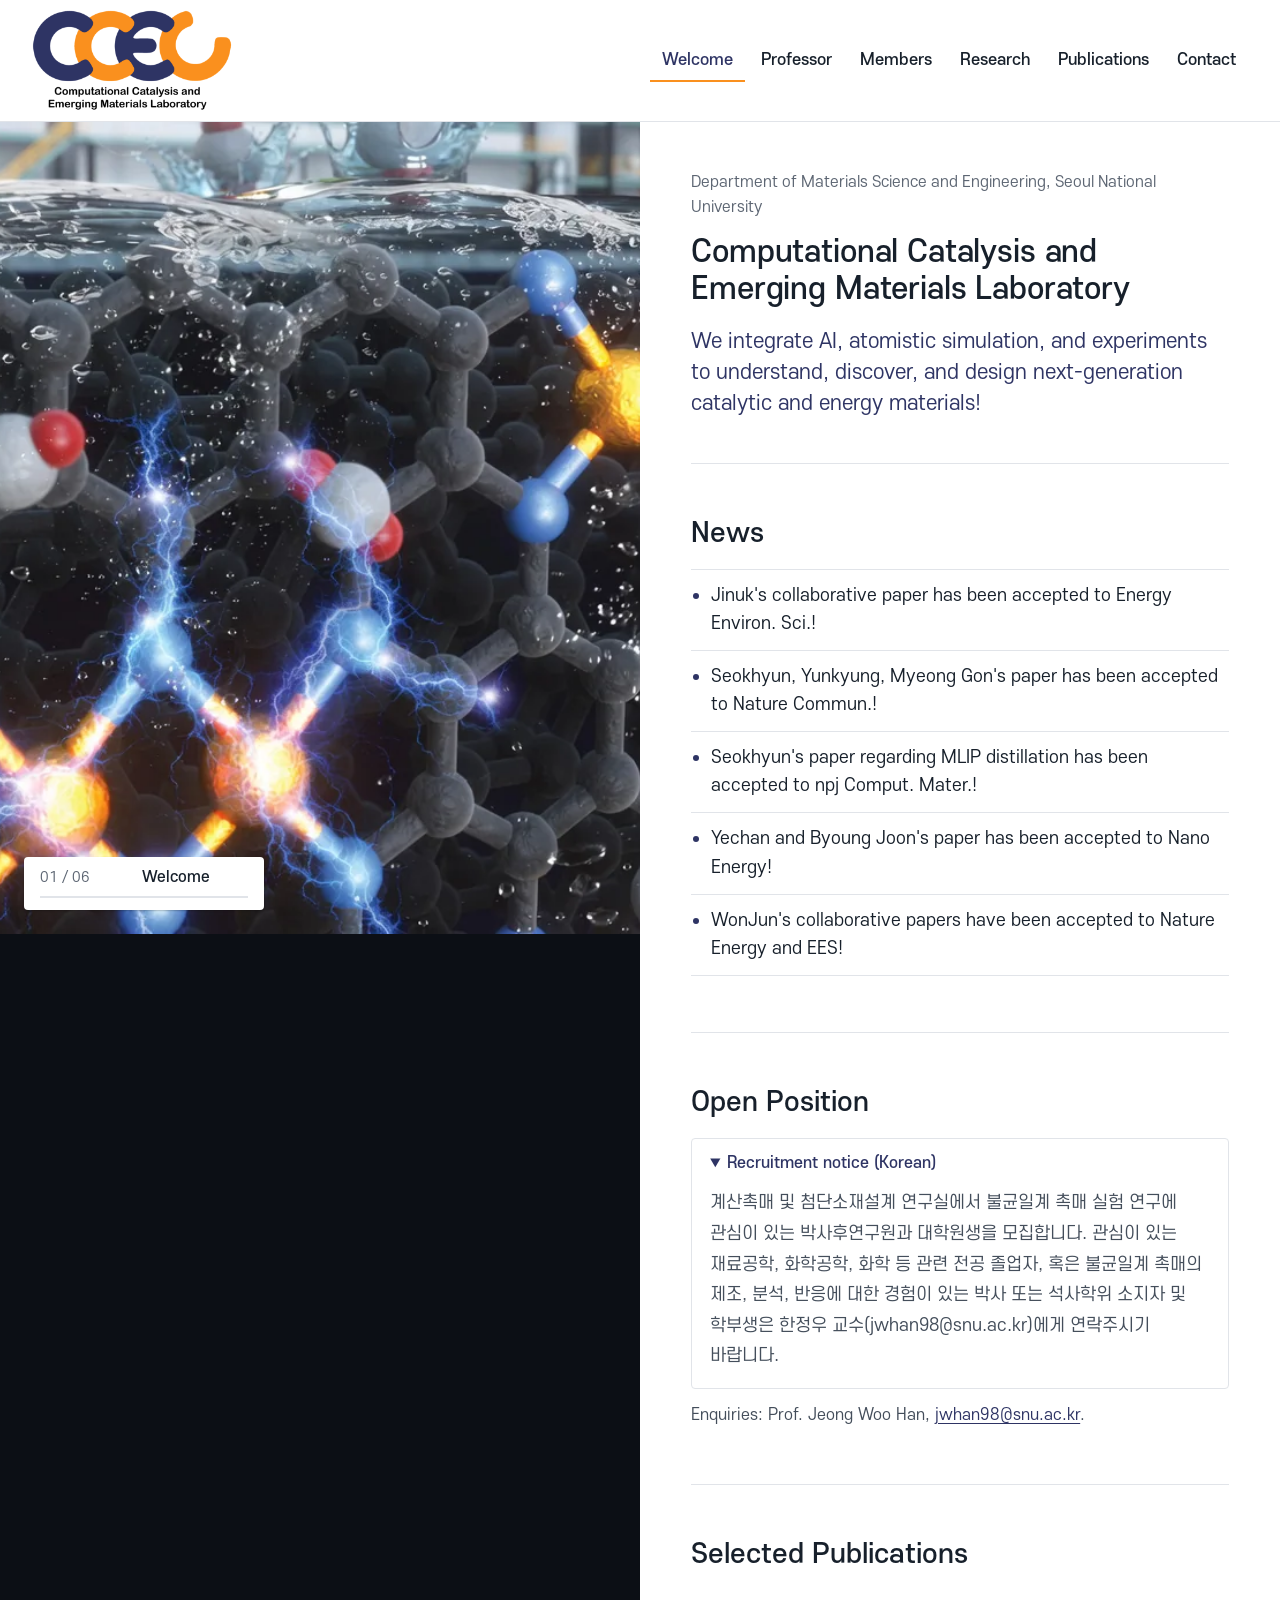
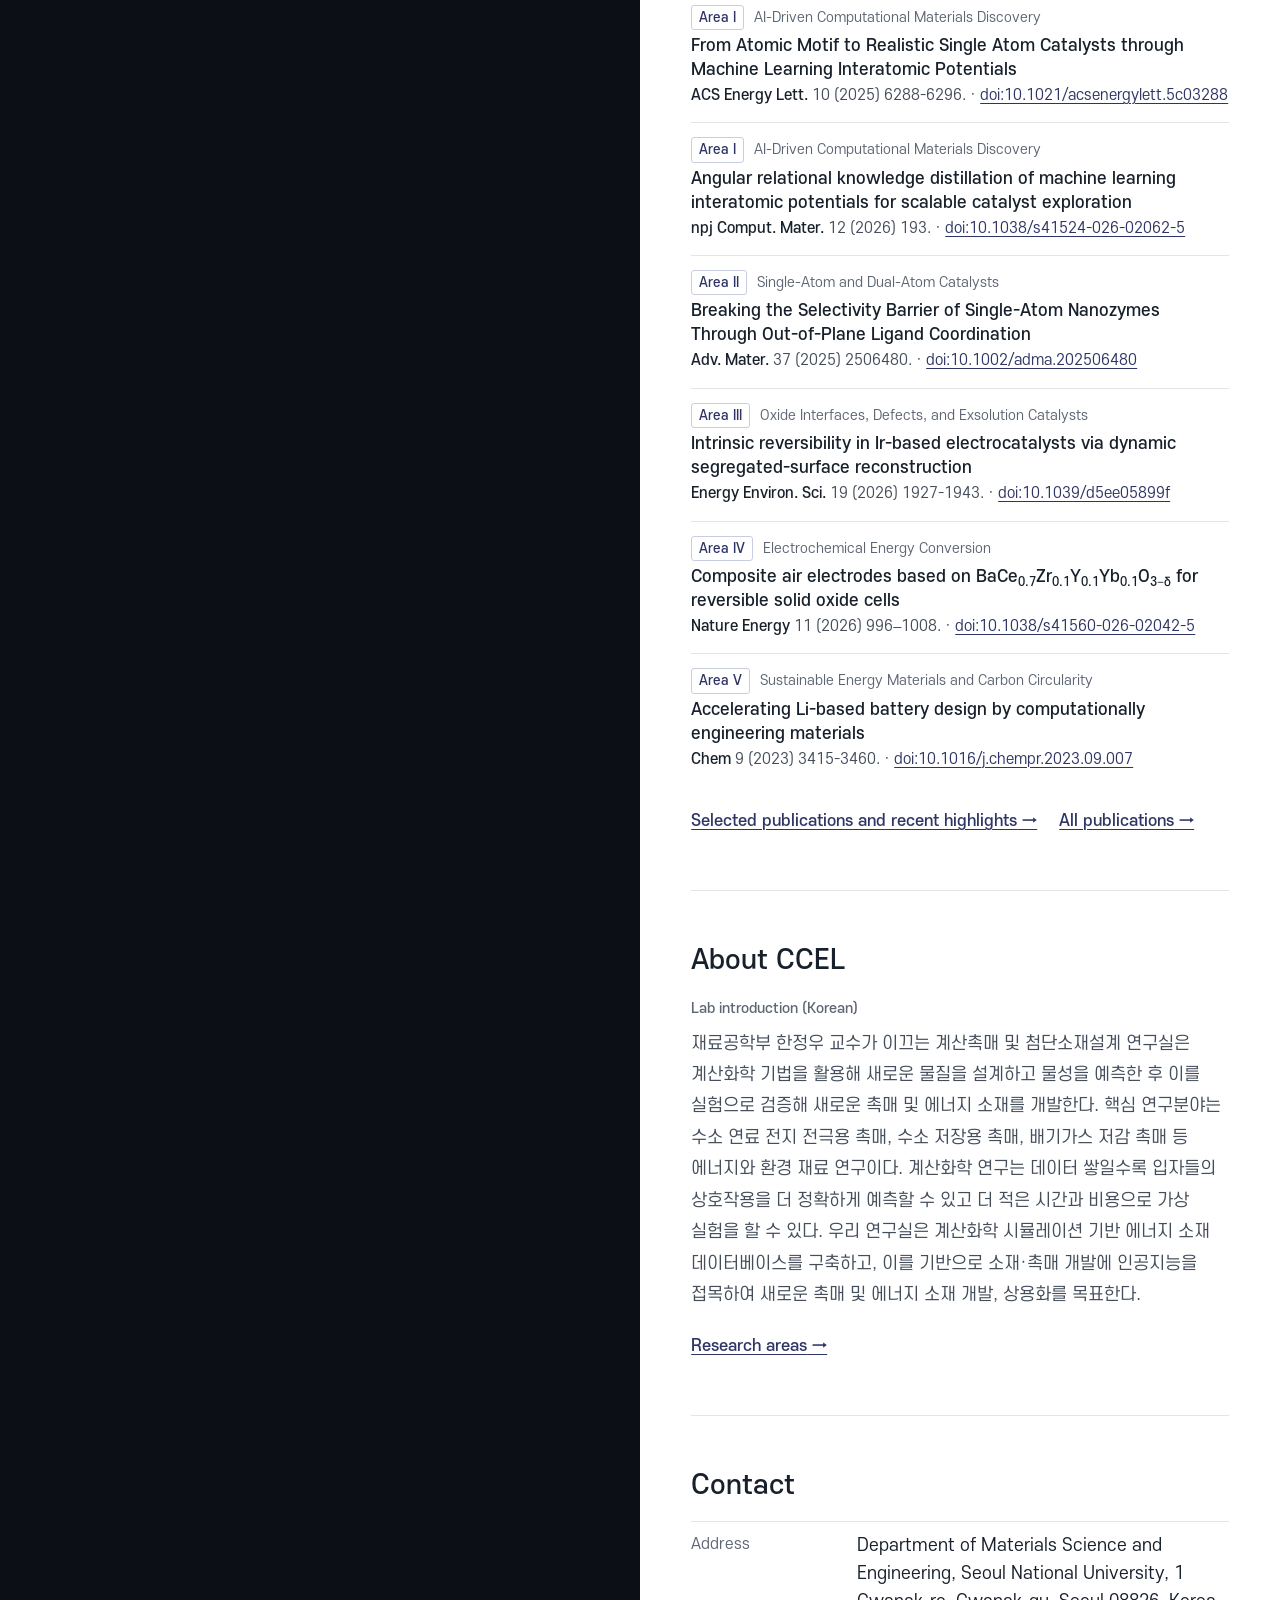
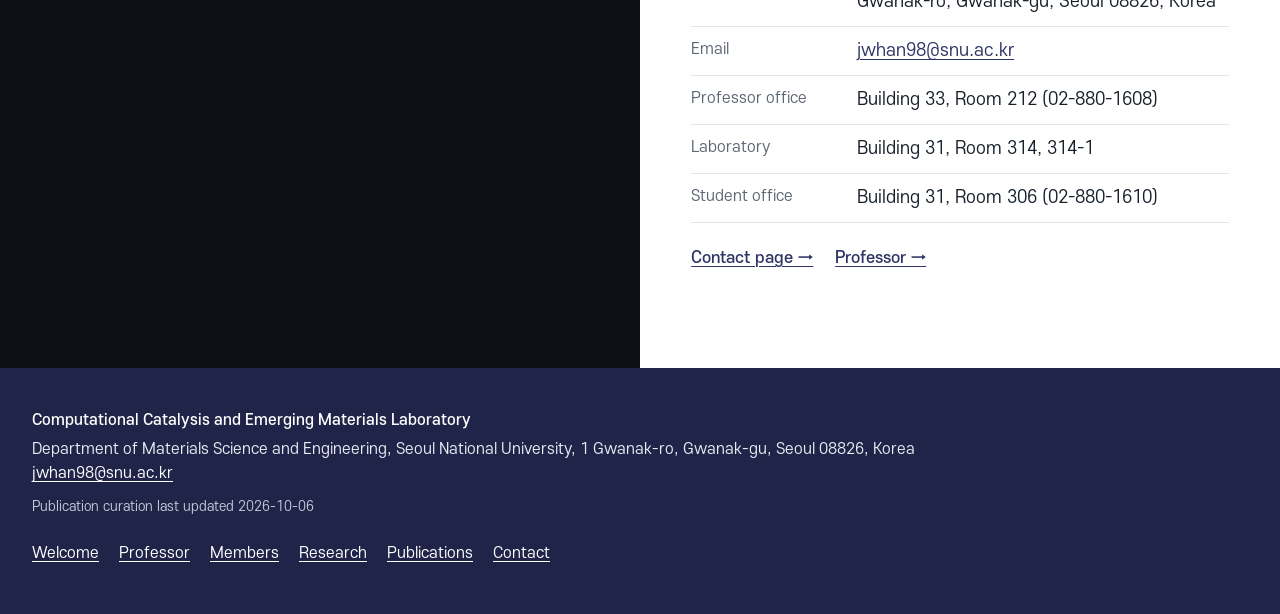
<file: index.html>
<!doctype html>
<html lang="en">
<head>
<meta name="robots" content="noindex, nofollow">
<meta charset="utf-8">
<meta name="viewport" content="width=device-width, initial-scale=1">
<title>CCEL — Seoul National University</title>
<meta name="description" content="Computational Catalysis and Emerging Materials Laboratory, Department of Materials Science and Engineering, Seoul National University.">
<link rel="preload" as="image" href="_shared/scroll/hero_poster.webp">
<link rel="stylesheet" href="_shared/brand/brand.css">
<link rel="stylesheet" href="css/site.css">
<script src="_shared/content.js"></script>
</head>
<body class="home">
<a class="skip" href="#main">Skip to content</a>

<header class="site-head">
  <div class="head-in">
    <a class="brand" href="index.html" aria-label="CCEL home"><img class="ccel-logo" data-logo src="_shared/img/logo2.png" alt="CCEL"></a>
    <button class="menu-btn" type="button" aria-expanded="false" aria-controls="site-nav"><span class="bars" aria-hidden="true"></span><span class="menu-label">Menu</span></button>
    <nav id="site-nav" class="site-nav" aria-label="Main">
      <a href="index.html" aria-current="page">Welcome</a>
      <a href="professor.html">Professor</a>
      <a href="members.html">Members</a>
      <a href="research.html">Research</a>
      <a href="publications.html">Publications</a>
      <a href="contact.html">Contact</a>
    </nav>
  </div>
</header>

<main id="main" class="split">
  <div class="stage-col">
    <div class="stage" data-stage aria-hidden="true">
      <img class="stage-poster" src="_shared/scroll/hero_poster.webp" alt="">
      <canvas></canvas>
      <div class="stage-cap"><span class="cap-num">01 / 06</span><span class="cap-name">Welcome</span><span class="cap-bar"><i></i></span></div>
    </div>
  </div>

  <div class="col">
    <section id="top" class="intro" data-cap="Welcome" aria-labelledby="lab-name">
      <p class="eyebrow" id="affil"></p>
      <h1 id="lab-name"></h1>
      <p class="tagline" id="tagline"></p>
      <noscript><p class="noscript">This page renders its content from the lab's data file and needs JavaScript. The publication list is at <a href="publications.html">publications.html</a>.</p></noscript>
    </section>

    <section id="news" class="sec" data-cap="News" aria-labelledby="h-news">
      <h2 id="h-news">News</h2>
      <ul id="news-list" class="news"></ul>
    </section>

    <section id="opening" class="sec" data-cap="Open Position" aria-labelledby="h-opening">
      <h2 id="h-opening">Open Position</h2>
      <details class="ko" open><summary>Recruitment notice (Korean)</summary><p lang="ko" id="opening-ko"></p></details>
      <p id="opening-mail" class="sec-note"></p>
    </section>

    <section id="publications" class="sec" data-cap="Selected Publications" aria-labelledby="h-selected">
      <h2 id="h-selected">Selected Publications</h2>
      <ol id="selected" class="pins"></ol>
      <p class="more"><a href="publications.html#selected">Selected publications and recent highlights</a><a href="publications.html">All publications</a></p>
    </section>

    <section id="about" class="sec" data-cap="About CCEL" aria-labelledby="h-about">
      <h2 id="h-about">About CCEL</h2>
      <p class="label">Lab introduction (Korean)</p>
      <p lang="ko" id="about-ko" class="ko-text"></p>
      <p class="more"><a href="research.html">Research areas</a></p>
    </section>

    <section id="contact" class="sec" data-cap="Contact" aria-labelledby="h-contact">
      <h2 id="h-contact">Contact</h2>
      <dl id="contact-list" class="contact"></dl>
      <p class="more"><a href="contact.html">Contact page</a><a href="professor.html">Professor</a></p>
    </section>
  </div>
</main>

<footer class="site-foot">
  <div class="foot-in">
    <div id="foot-info"></div>
    <nav aria-label="Footer">
      <a href="index.html">Welcome</a>
      <a href="professor.html">Professor</a>
      <a href="members.html">Members</a>
      <a href="research.html">Research</a>
      <a href="publications.html">Publications</a>
      <a href="contact.html">Contact</a>
    </nav>
  </div>
</footer>

<script src="js/common.js"></script>
<script src="js/home.js"></script>
<script src="js/stage.js"></script>
</body>
</html>
</file>
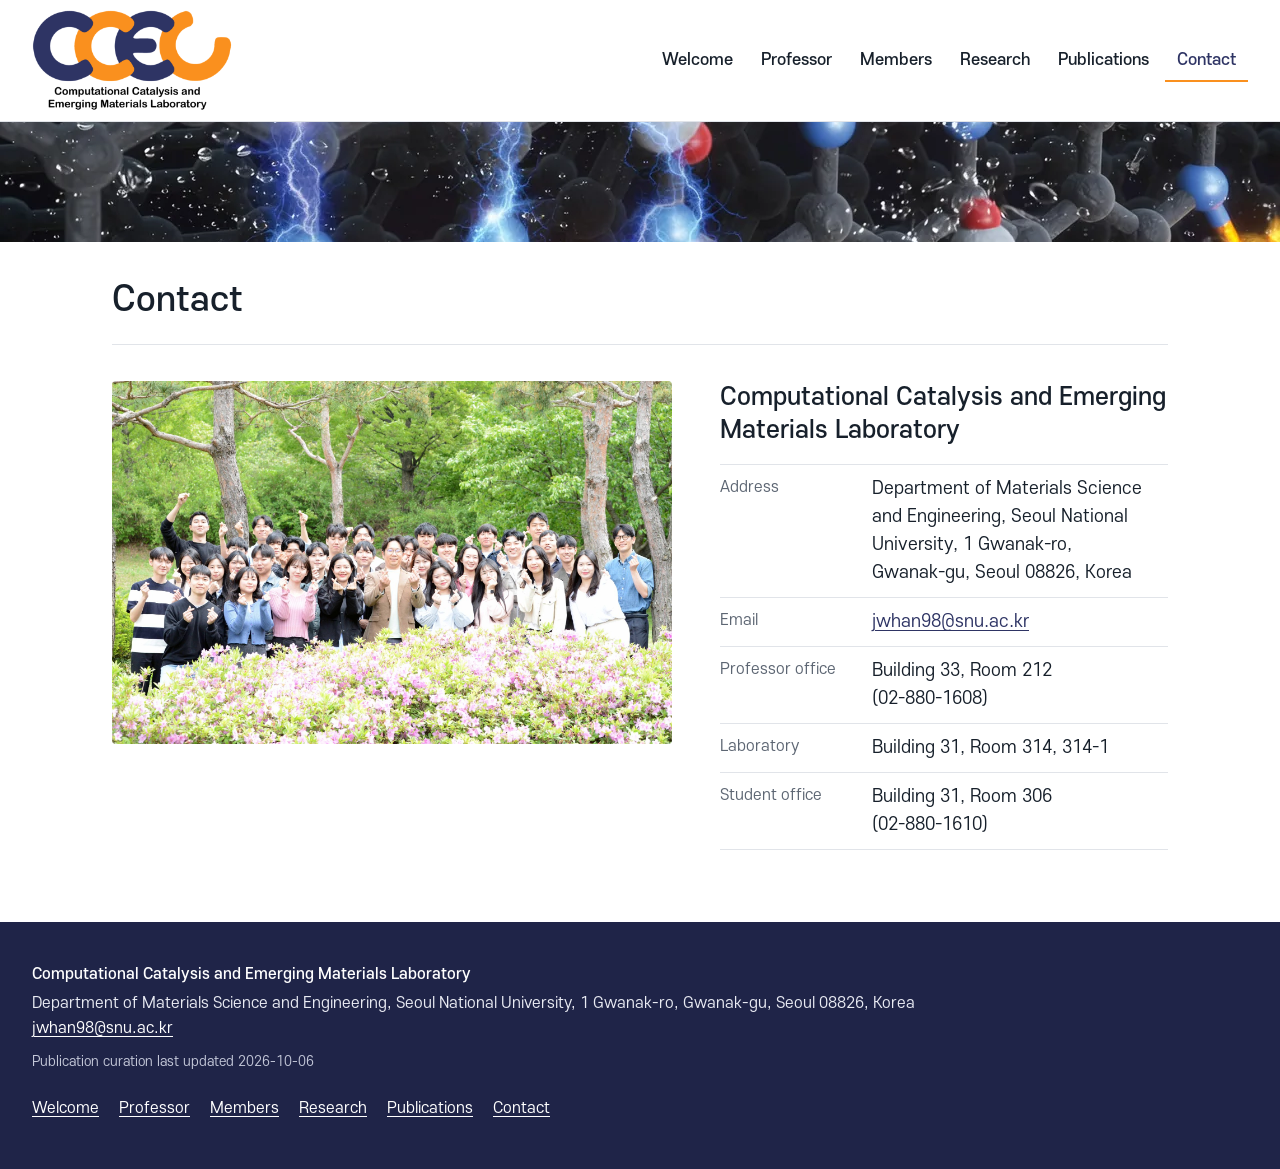
<file: contact.html>
<!doctype html>
<html lang="en">
<head>
<meta name="robots" content="noindex, nofollow">
<meta charset="utf-8">
<meta name="viewport" content="width=device-width, initial-scale=1">
<title>Contact — CCEL, Seoul National University</title>
<link rel="stylesheet" href="_shared/brand/brand.css">
<link rel="stylesheet" href="css/site.css">
<link rel="stylesheet" href="css/pages.css">
<script src="_shared/content.js"></script>
</head>
<body class="page">
<a class="skip" href="#main">Skip to content</a>

<header class="site-head">
  <div class="head-in">
    <a class="brand" href="index.html" aria-label="CCEL home"><img class="ccel-logo" data-logo src="_shared/img/logo2.png" alt="CCEL"></a>
    <button class="menu-btn" type="button" aria-expanded="false" aria-controls="site-nav"><span class="bars" aria-hidden="true"></span><span class="menu-label">Menu</span></button>
    <nav id="site-nav" class="site-nav" aria-label="Main">
      <a href="index.html">Welcome</a>
      <a href="professor.html">Professor</a>
      <a href="members.html">Members</a>
      <a href="research.html">Research</a>
      <a href="publications.html">Publications</a>
      <a href="contact.html" aria-current="page">Contact</a>
    </nav>
  </div>
</header>

<main id="main">
  <div class="strip" aria-hidden="true"><img src="_shared/scroll/hero_poster.webp" alt=""></div>
  <div class="wrap">
    <header class="page-head">
      <h1>Contact</h1>
    </header>
    <div class="contact-page">
      <figure class="contact-photo" id="contact-photo"></figure>
      <section class="contact-body" aria-labelledby="h-lab">
        <h2 id="h-lab"></h2>
        <dl id="contact-list" class="contact"></dl>
      </section>
    </div>
    <noscript><p class="noscript">This page renders its content from the lab's data file and needs JavaScript.</p></noscript>
  </div>
</main>

<footer class="site-foot">
  <div class="foot-in">
    <div id="foot-info"></div>
    <nav aria-label="Footer">
      <a href="index.html">Welcome</a>
      <a href="professor.html">Professor</a>
      <a href="members.html">Members</a>
      <a href="research.html">Research</a>
      <a href="publications.html">Publications</a>
      <a href="contact.html">Contact</a>
    </nav>
  </div>
</footer>

<script src="js/common.js"></script>
<script src="js/contact.js"></script>
</body>
</html>
</file>
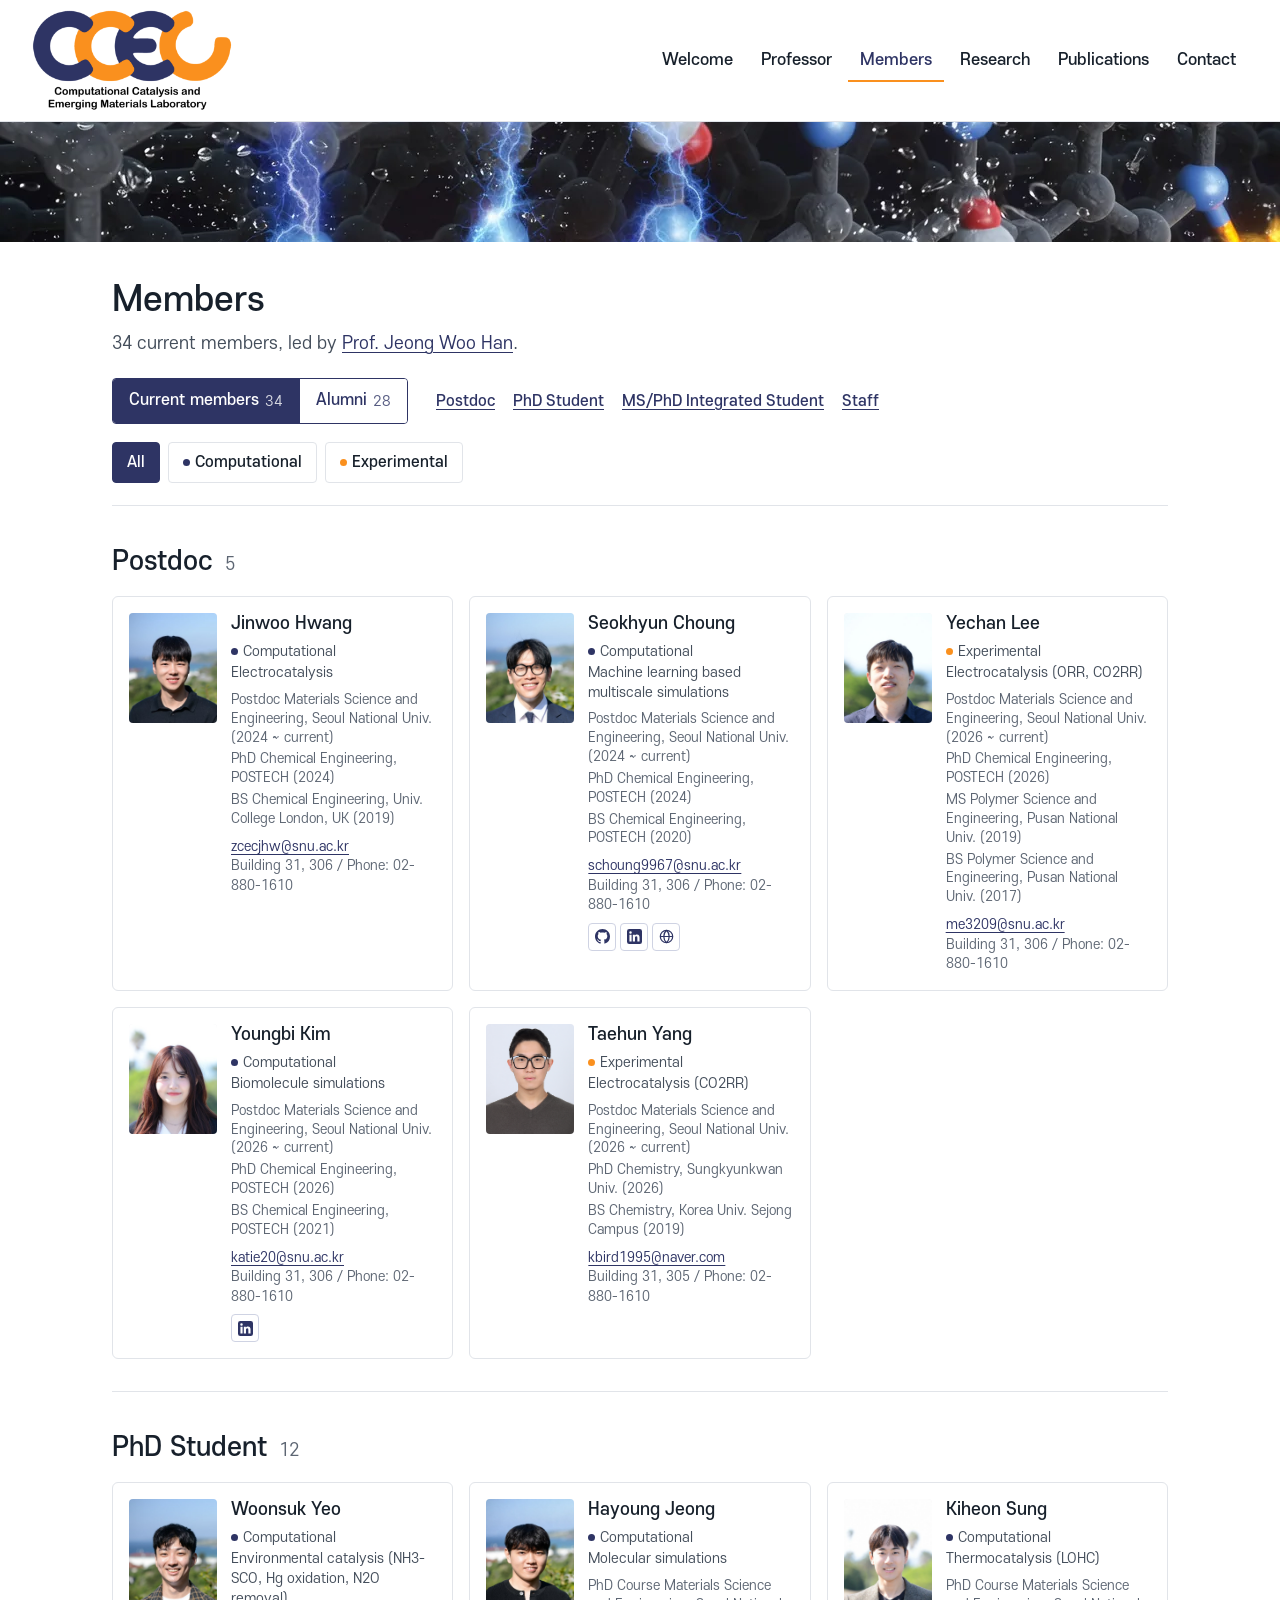
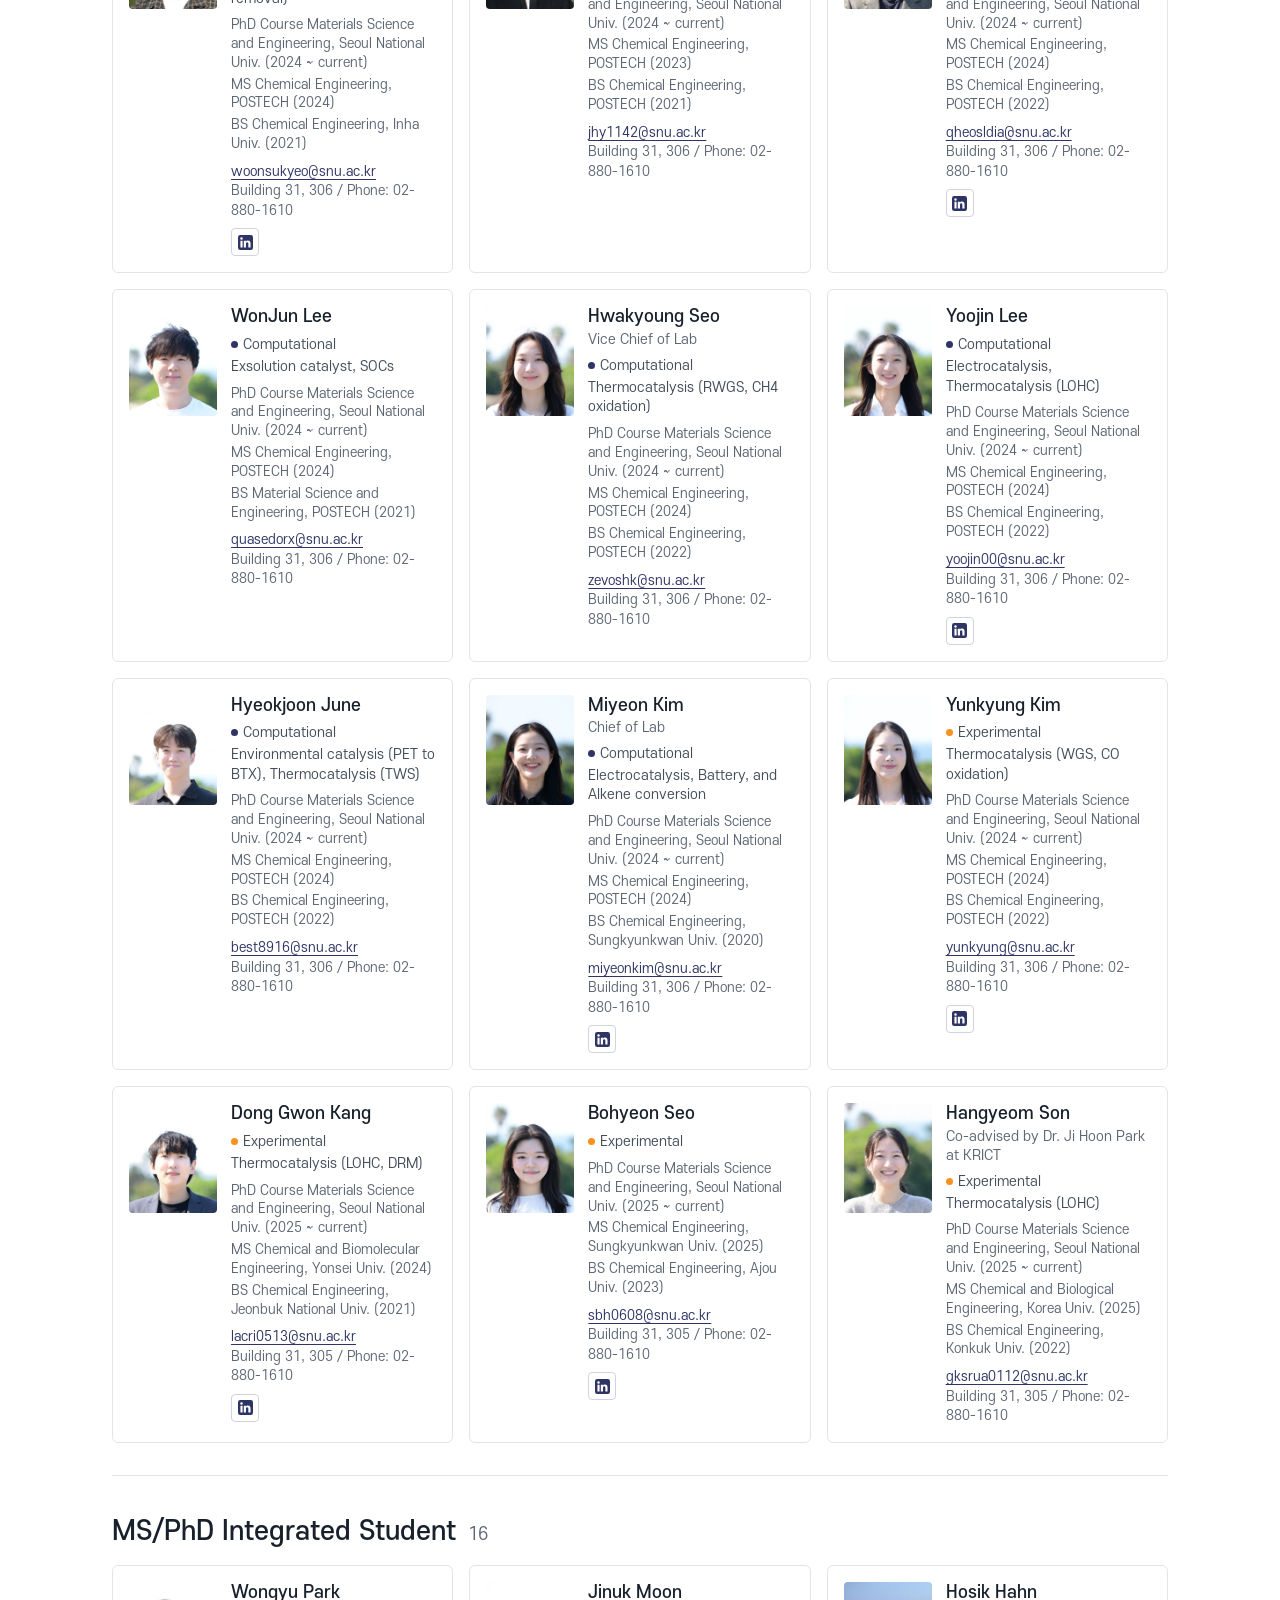
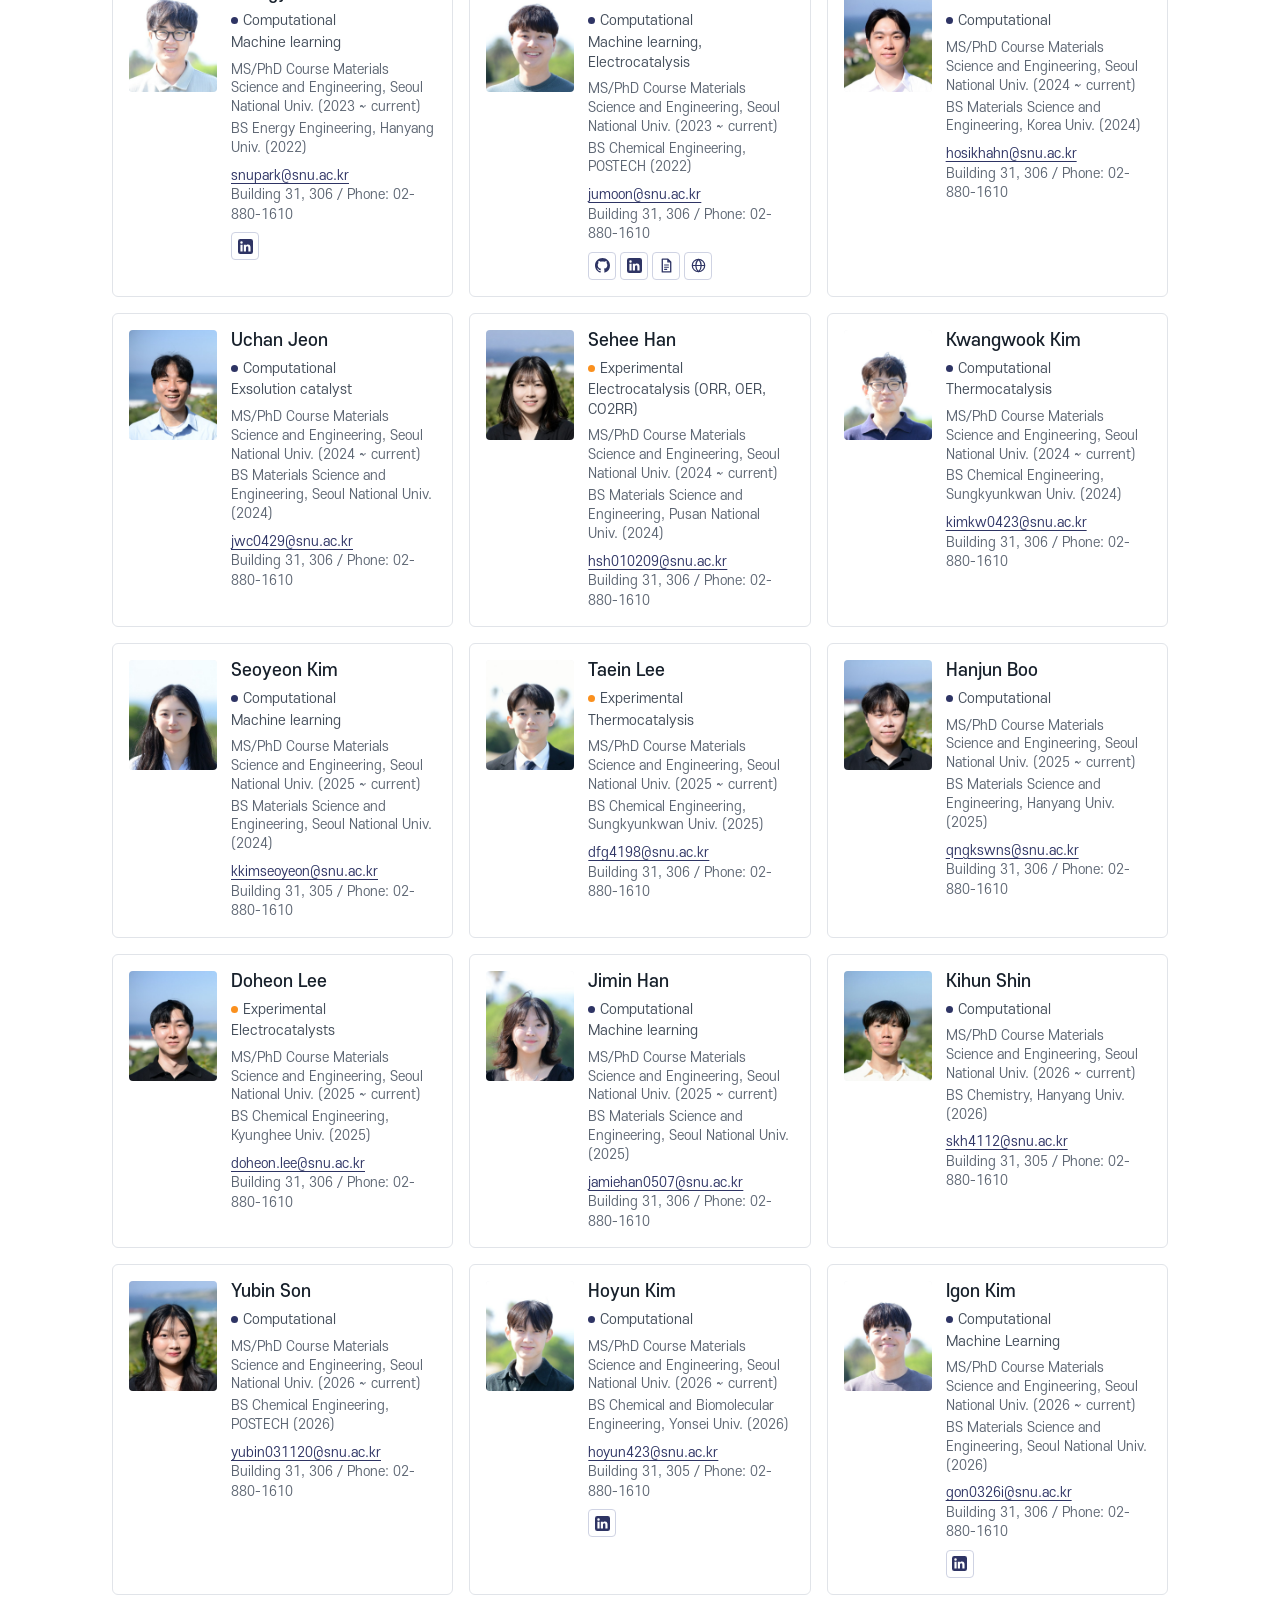
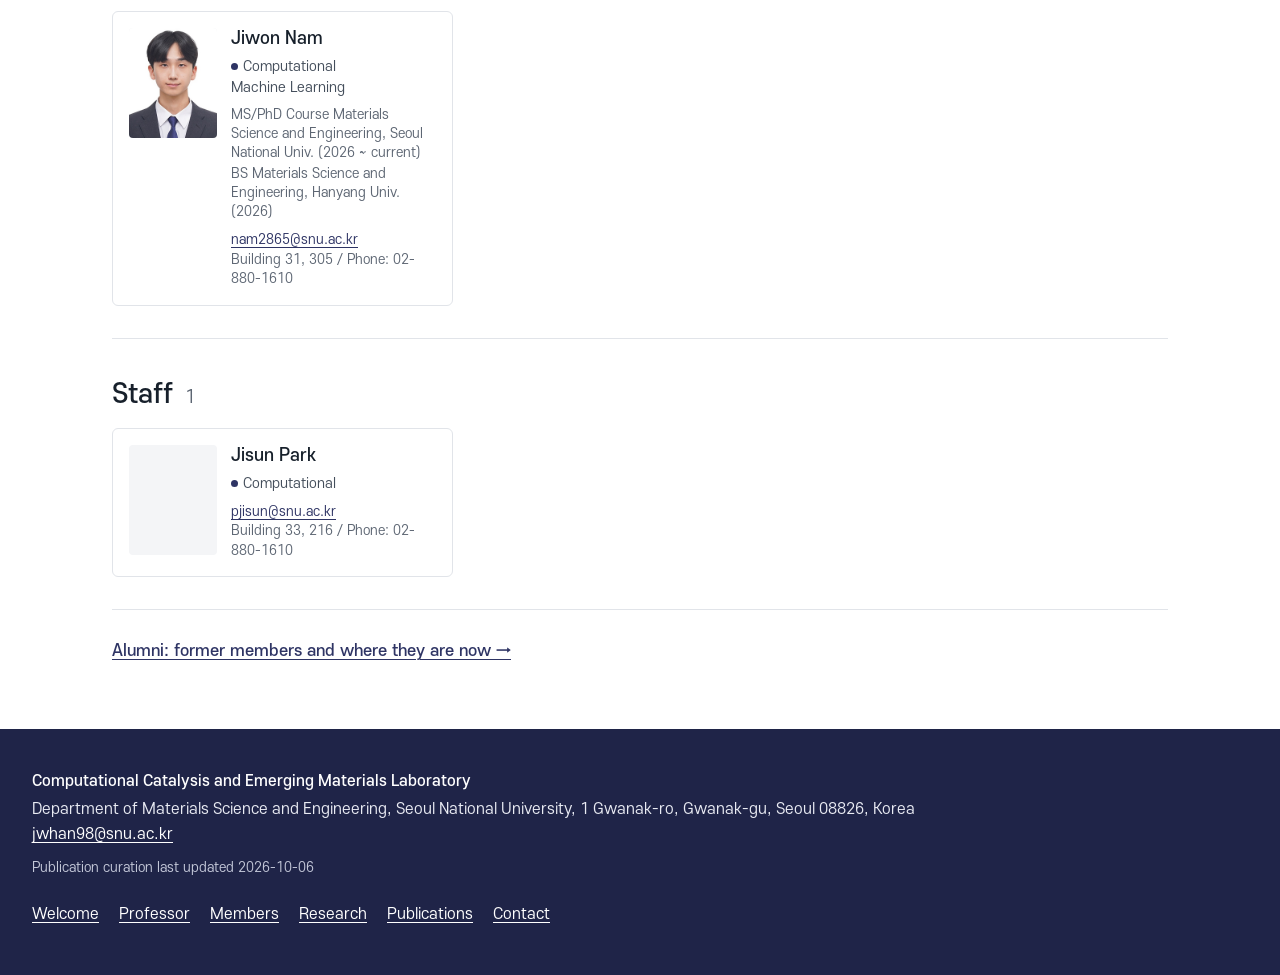
<file: members.html>
<!doctype html>
<html lang="en">
<head>
<meta name="robots" content="noindex, nofollow">
<meta charset="utf-8">
<meta name="viewport" content="width=device-width, initial-scale=1">
<title>Members — CCEL, Seoul National University</title>
<link rel="stylesheet" href="_shared/brand/brand.css">
<link rel="stylesheet" href="css/site.css">
<link rel="stylesheet" href="css/pages.css">
<script src="_shared/content.js"></script>
</head>
<body class="page">
<a class="skip" href="#main">Skip to content</a>

<header class="site-head">
  <div class="head-in">
    <a class="brand" href="index.html" aria-label="CCEL home"><img class="ccel-logo" data-logo src="_shared/img/logo2.png" alt="CCEL"></a>
    <button class="menu-btn" type="button" aria-expanded="false" aria-controls="site-nav"><span class="bars" aria-hidden="true"></span><span class="menu-label">Menu</span></button>
    <nav id="site-nav" class="site-nav" aria-label="Main">
      <a href="index.html">Welcome</a>
      <a href="professor.html">Professor</a>
      <a href="members.html" aria-current="page">Members</a>
      <a href="research.html">Research</a>
      <a href="publications.html">Publications</a>
      <a href="contact.html">Contact</a>
    </nav>
  </div>
</header>

<main id="main">
  <div class="strip" aria-hidden="true"><img src="_shared/scroll/hero_poster.webp" alt=""></div>
  <div class="wrap">
    <header class="page-head">
      <h1>Members</h1>
      <p class="lede" id="people-lede"></p>
      <div class="mem-bar">
        <div class="views" role="group" aria-label="Members to show">
          <a class="view-btn" href="#current" data-view="current" aria-current="true">Current members <span class="count" id="n-current"></span></a>
          <a class="view-btn" href="#alumni" data-view="alumni">Alumni <span class="count" id="n-alumni"></span></a>
        </div>
        <nav class="subnav" id="subnav-current" aria-label="Current member groups"></nav>
        <nav class="subnav" id="subnav-alumni" aria-label="Alumni groups" hidden></nav>
      </div>
      <div class="filter" role="group" aria-label="Show members by approach">
        <button type="button" data-type="" aria-pressed="true">All</button>
        <button type="button" data-type="computational" aria-pressed="false"><span class="type t-computational">Computational</span></button>
        <button type="button" data-type="experimental" aria-pressed="false"><span class="type t-experimental">Experimental</span></button>
      </div>
    </header>

    <div id="current" class="view">
      <div id="groups"></div>
      <p class="view-next"><a href="#alumni">Alumni: former members and where they are now</a></p>
    </div>
    <section id="alumni" class="view pg-sec" aria-labelledby="h-alumni" hidden>
      <h2 id="h-alumni">Alumni</h2>
      <p class="panel-lede">Former members, with their current positions as the lab records them.</p>
      <div id="alumni-groups"></div>
      <p class="view-next view-back"><a href="#current">Current members</a></p>
    </section>
  </div>
</main>

<footer class="site-foot">
  <div class="foot-in">
    <div id="foot-info"></div>
    <nav aria-label="Footer">
      <a href="index.html">Welcome</a>
      <a href="professor.html">Professor</a>
      <a href="members.html">Members</a>
      <a href="research.html">Research</a>
      <a href="publications.html">Publications</a>
      <a href="contact.html">Contact</a>
    </nav>
  </div>
</footer>

<script src="js/common.js"></script>
<script src="js/members.js"></script>
</body>
</html>
</file>
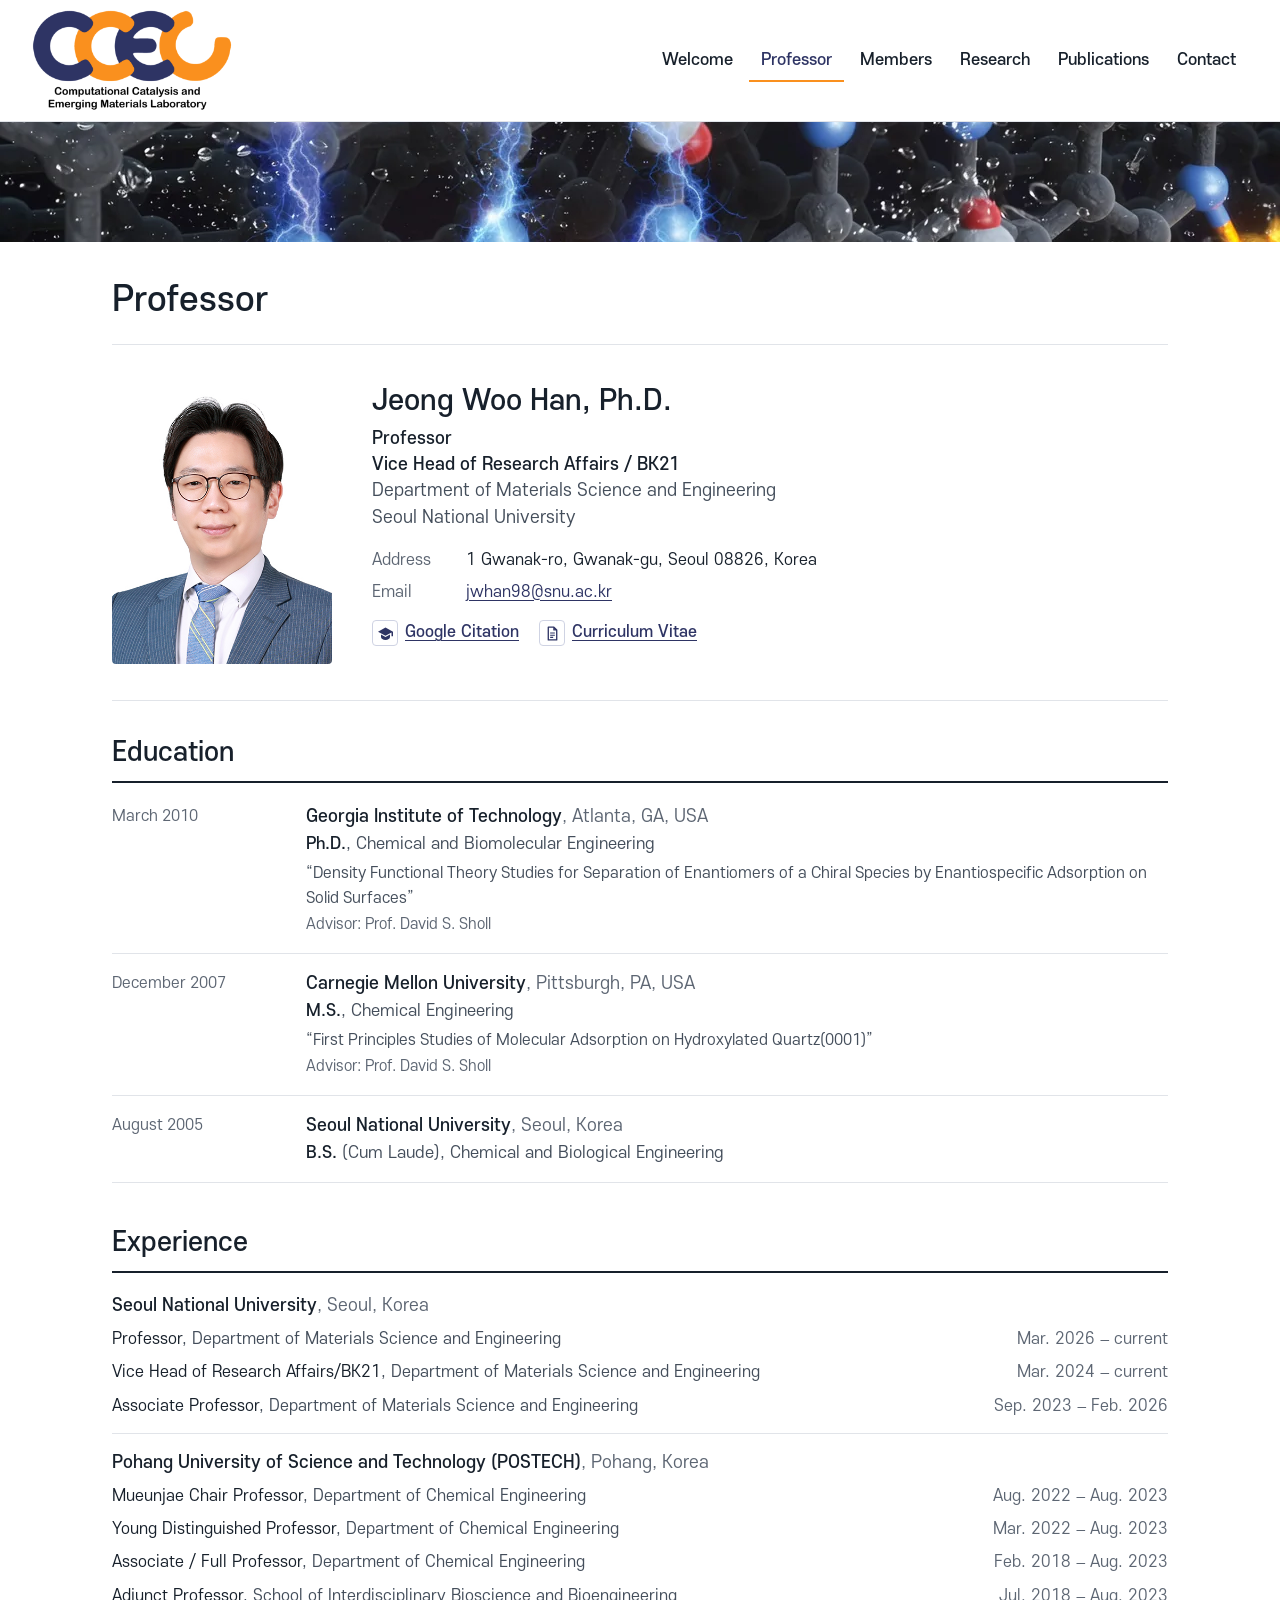
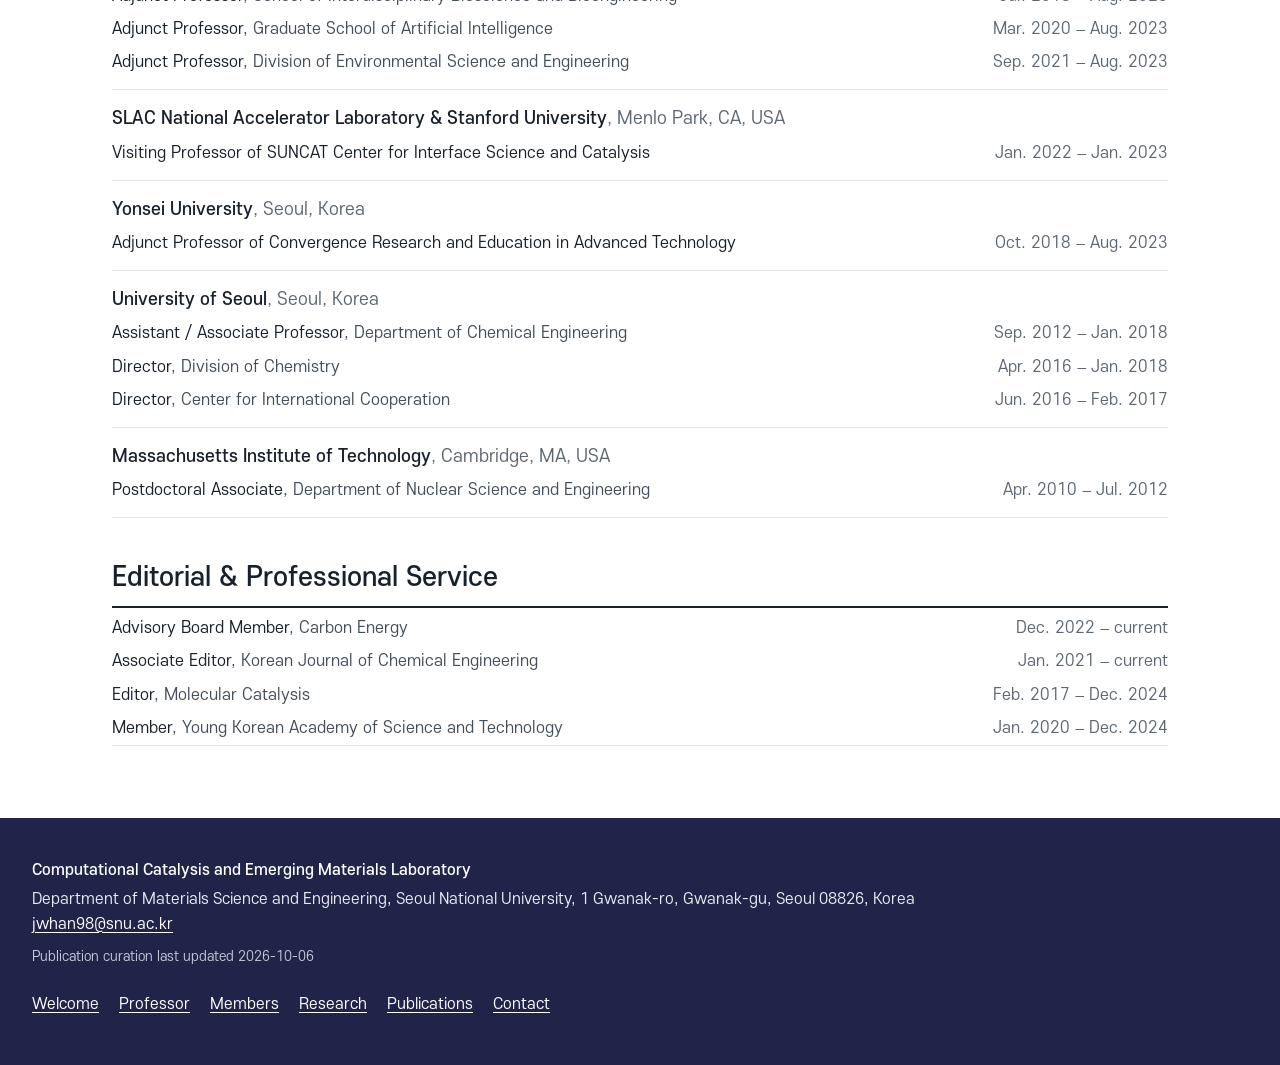
<file: professor.html>
<!doctype html>
<html lang="en">
<head>
<meta name="robots" content="noindex, nofollow">
<meta charset="utf-8">
<meta name="viewport" content="width=device-width, initial-scale=1">
<title>Professor — CCEL, Seoul National University</title>
<link rel="stylesheet" href="_shared/brand/brand.css">
<link rel="stylesheet" href="css/site.css">
<link rel="stylesheet" href="css/pages.css">
<script src="_shared/content.js"></script>
</head>
<body class="page">
<a class="skip" href="#main">Skip to content</a>

<header class="site-head">
  <div class="head-in">
    <a class="brand" href="index.html" aria-label="CCEL home"><img class="ccel-logo" data-logo src="_shared/img/logo2.png" alt="CCEL"></a>
    <button class="menu-btn" type="button" aria-expanded="false" aria-controls="site-nav"><span class="bars" aria-hidden="true"></span><span class="menu-label">Menu</span></button>
    <nav id="site-nav" class="site-nav" aria-label="Main">
      <a href="index.html">Welcome</a>
      <a href="professor.html" aria-current="page">Professor</a>
      <a href="members.html">Members</a>
      <a href="research.html">Research</a>
      <a href="publications.html">Publications</a>
      <a href="contact.html">Contact</a>
    </nav>
  </div>
</header>

<main id="main">
  <div class="strip" aria-hidden="true"><img src="_shared/scroll/hero_poster.webp" alt=""></div>
  <div class="wrap">
    <header class="page-head">
      <h1>Professor</h1>
    </header>
    <section id="profile" class="prof prof-page" aria-labelledby="h-prof"></section>
    <section id="education" class="pg-sec cv-sec" aria-labelledby="h-edu">
      <h2 id="h-edu">Education</h2>
      <ol class="cv-list" id="edu-list"></ol>
    </section>
    <section id="experience" class="pg-sec cv-sec" aria-labelledby="h-exp">
      <h2 id="h-exp">Experience</h2>
      <div id="exp-list"></div>
    </section>
    <section id="service" class="pg-sec cv-sec" aria-labelledby="h-svc">
      <h2 id="h-svc">Editorial &amp; Professional Service</h2>
      <ul class="cv-roles cv-svc" id="svc-list"></ul>
    </section>
    <noscript><p class="noscript">This page renders its content from the lab's data file and needs JavaScript.</p></noscript>
  </div>
</main>

<footer class="site-foot">
  <div class="foot-in">
    <div id="foot-info"></div>
    <nav aria-label="Footer">
      <a href="index.html">Welcome</a>
      <a href="professor.html">Professor</a>
      <a href="members.html">Members</a>
      <a href="research.html">Research</a>
      <a href="publications.html">Publications</a>
      <a href="contact.html">Contact</a>
    </nav>
  </div>
</footer>

<script src="js/common.js"></script>
<script src="js/professor.js"></script>
</body>
</html>
</file>
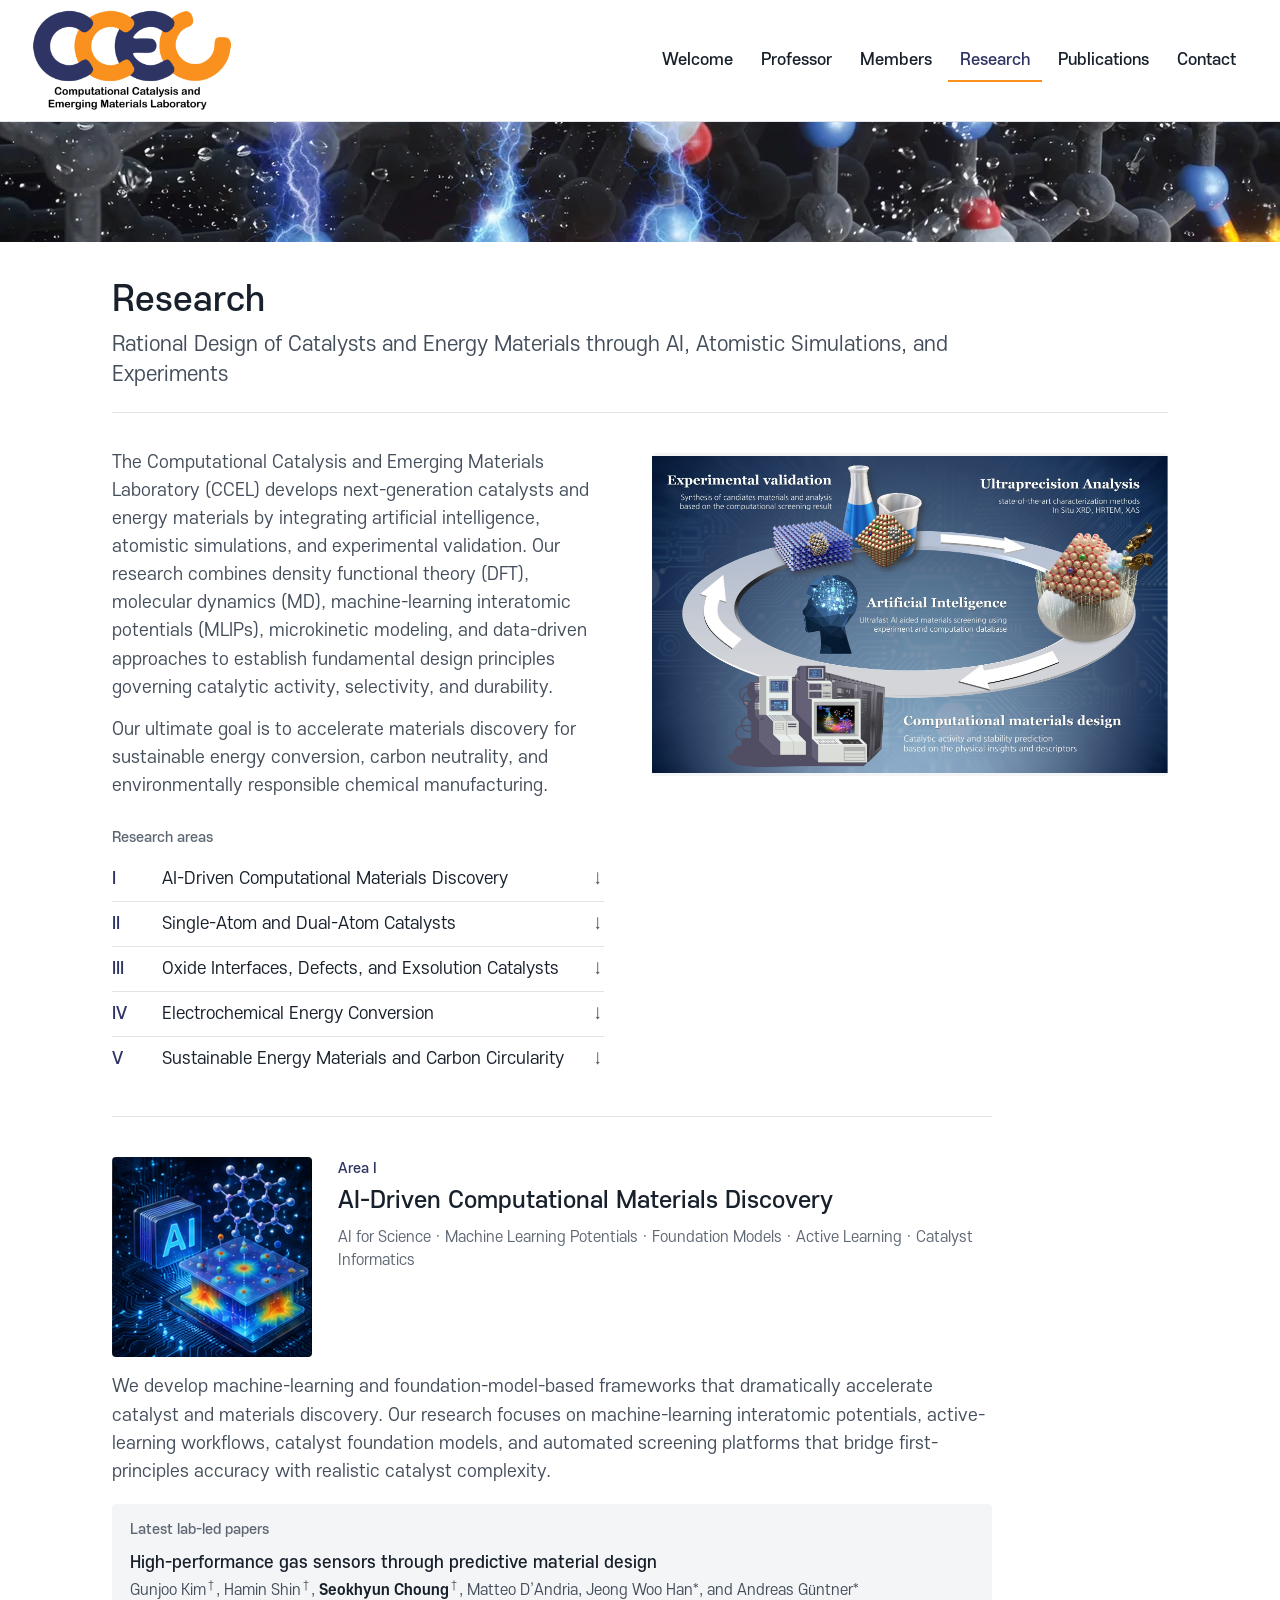
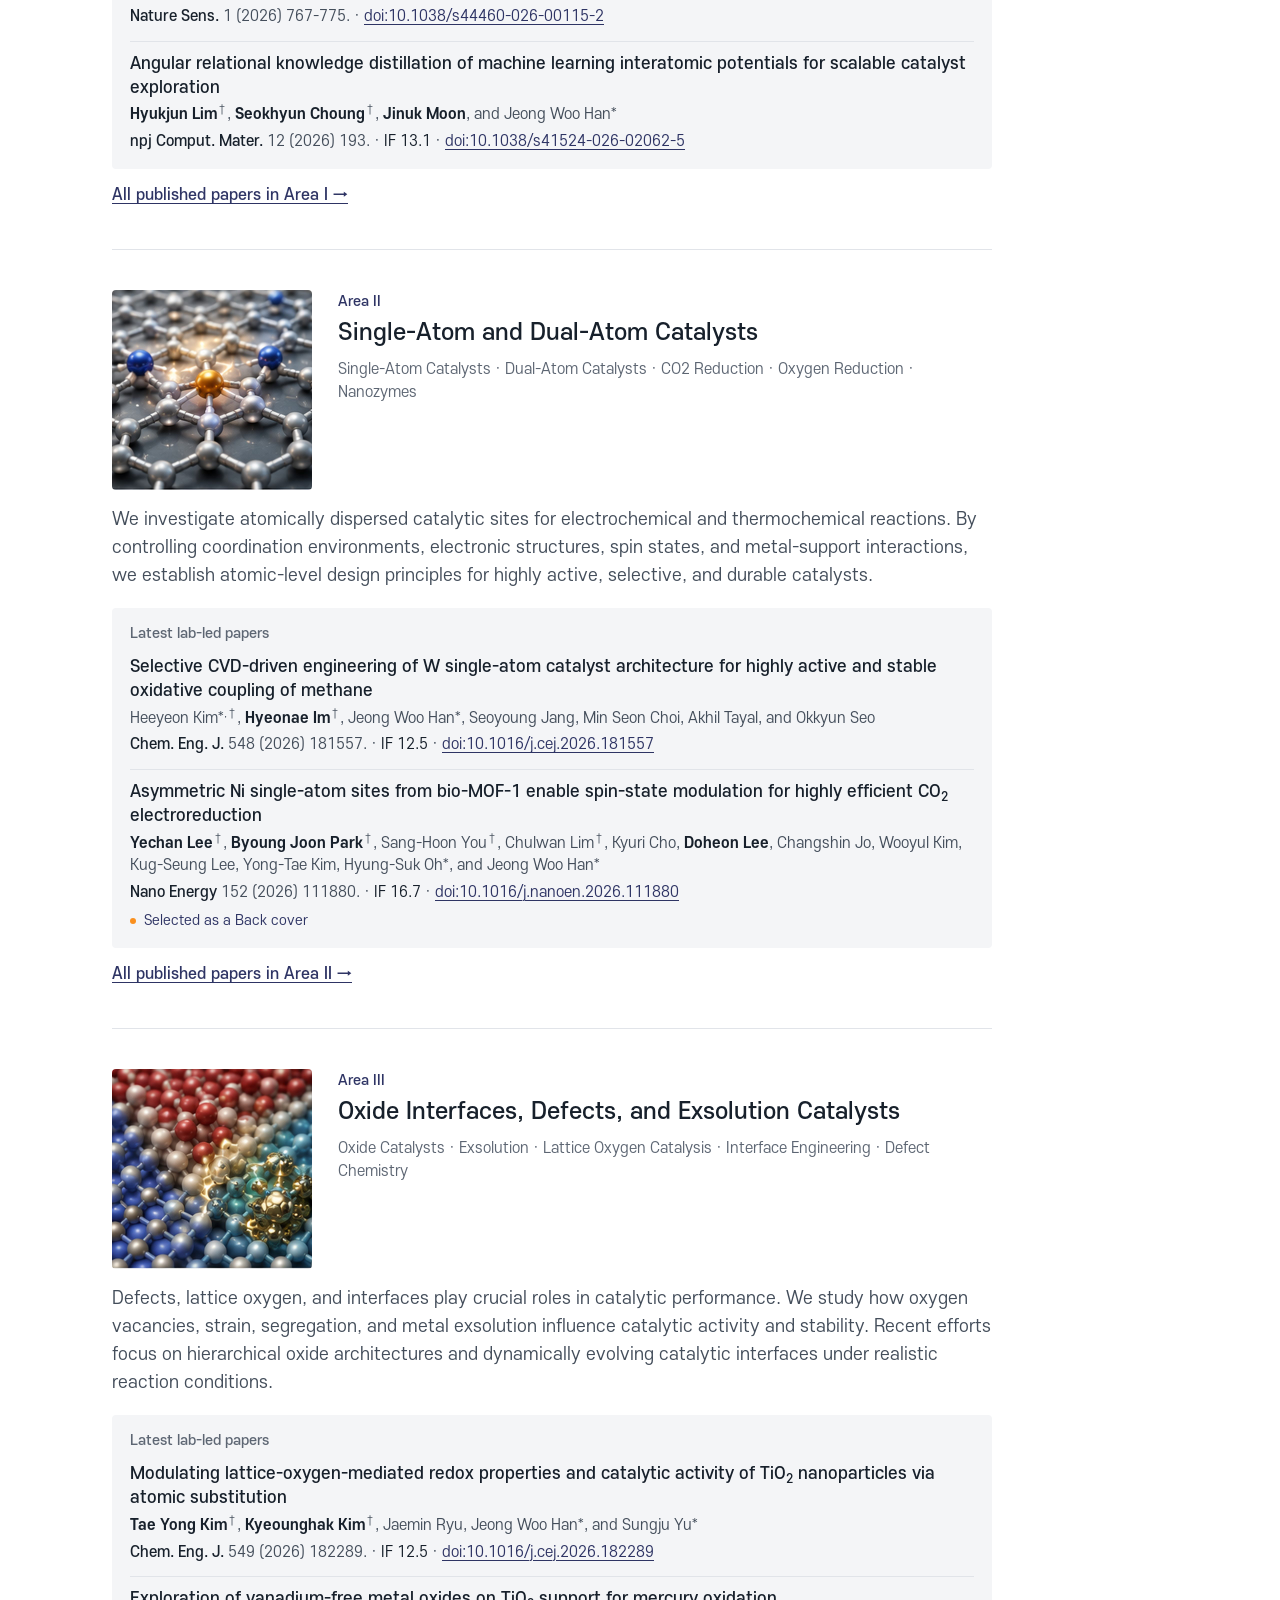
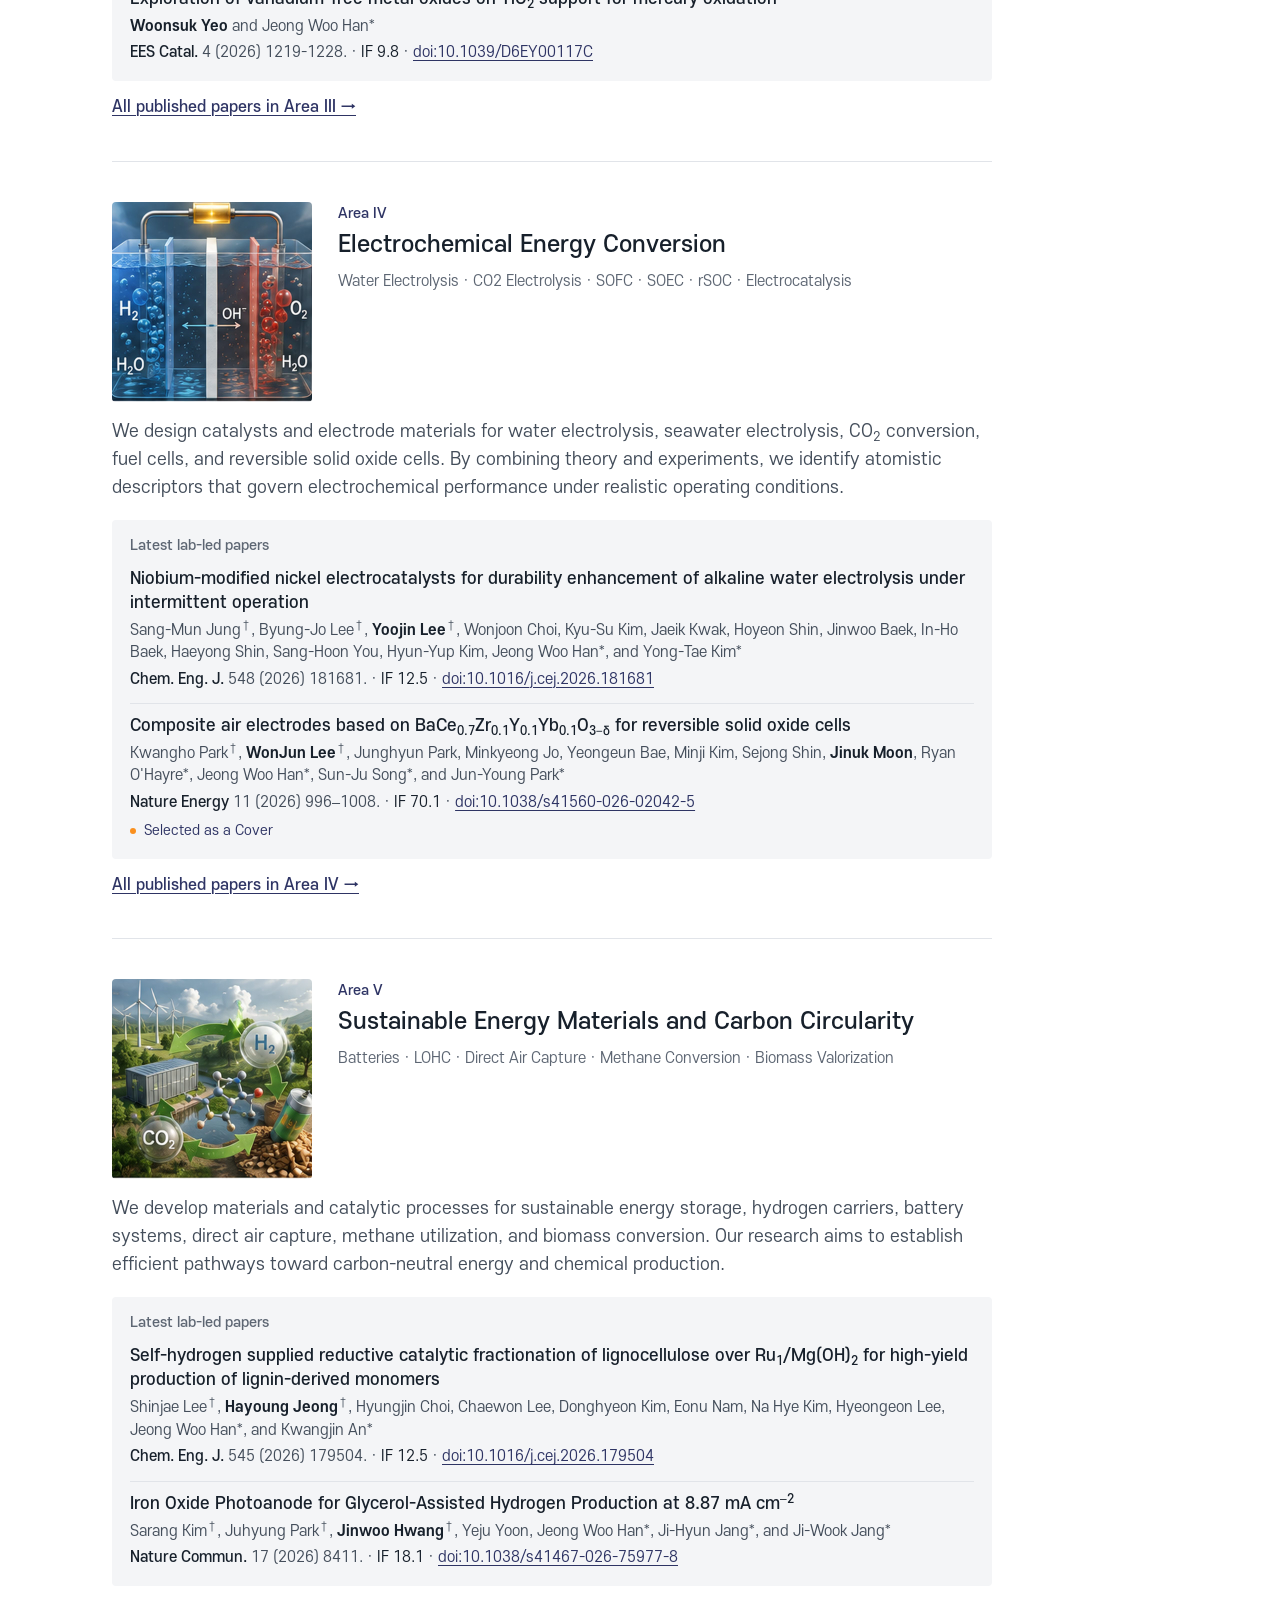
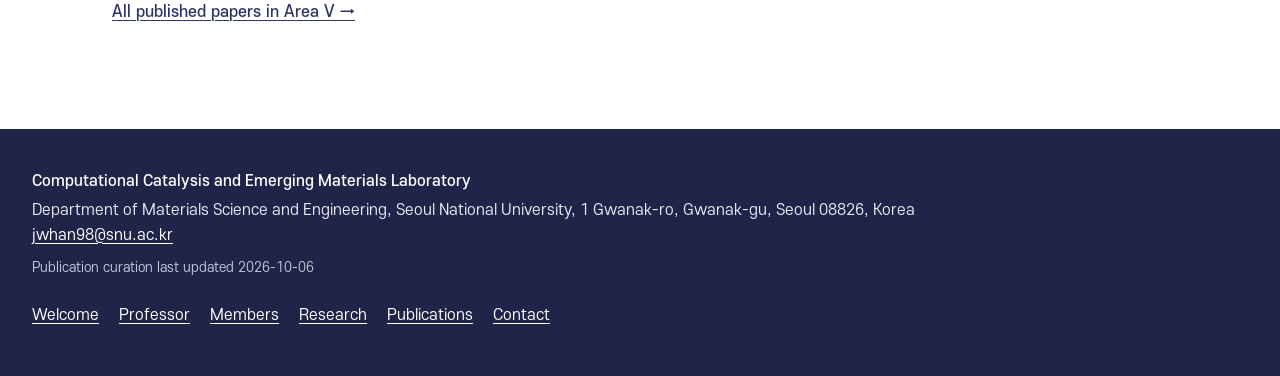
<file: research.html>
<!doctype html>
<html lang="en">
<head>
<meta name="robots" content="noindex, nofollow">
<meta charset="utf-8">
<meta name="viewport" content="width=device-width, initial-scale=1">
<title>Research — CCEL, Seoul National University</title>
<link rel="stylesheet" href="_shared/brand/brand.css">
<link rel="stylesheet" href="css/site.css">
<link rel="stylesheet" href="css/pages.css">
<script src="_shared/content.js"></script>
</head>
<body class="page">
<a class="skip" href="#main">Skip to content</a>

<header class="site-head">
  <div class="head-in">
    <a class="brand" href="index.html" aria-label="CCEL home"><img class="ccel-logo" data-logo src="_shared/img/logo2.png" alt="CCEL"></a>
    <button class="menu-btn" type="button" aria-expanded="false" aria-controls="site-nav"><span class="bars" aria-hidden="true"></span><span class="menu-label">Menu</span></button>
    <nav id="site-nav" class="site-nav" aria-label="Main">
      <a href="index.html">Welcome</a>
      <a href="professor.html">Professor</a>
      <a href="members.html">Members</a>
      <a href="research.html" aria-current="page">Research</a>
      <a href="publications.html">Publications</a>
      <a href="contact.html">Contact</a>
    </nav>
  </div>
</header>

<main id="main">
  <div class="strip" aria-hidden="true"><img src="_shared/scroll/hero_poster.webp" alt=""></div>
  <div class="wrap">
    <header class="page-head">
      <h1>Research</h1>
      <p class="lede r-headline" id="r-headline"></p>
    </header>

    <div class="r-top">
      <div class="r-intro">
        <div id="research-intro" class="prose"></div>
        <nav class="area-index" aria-label="Research areas">
          <p class="label">Research areas</p>
          <ol id="area-index"></ol>
        </nav>
      </div>
      <figure class="loop" id="research-loop"></figure>
    </div>

    <div id="areas" class="r-areas"></div>
    <noscript><p class="noscript">This page renders its content from the lab's data file and needs JavaScript.</p></noscript>
  </div>
</main>

<footer class="site-foot">
  <div class="foot-in">
    <div id="foot-info"></div>
    <nav aria-label="Footer">
      <a href="index.html">Welcome</a>
      <a href="professor.html">Professor</a>
      <a href="members.html">Members</a>
      <a href="research.html">Research</a>
      <a href="publications.html">Publications</a>
      <a href="contact.html">Contact</a>
    </nav>
  </div>
</footer>

<script src="js/common.js"></script>
<script src="js/research.js"></script>
</body>
</html>
</file>
<file: _shared/brand/brand.css>
/* CCEL brand layer: shared by every candidate and the final site.
   Font = S-CoreDream (에스코어 드림), the typeface the current ccel.snu.ac.kr already uses (class ks4 etc.).
   Self-hosted so the IIS site has no CDN dependency. Logo = ../img/logo2.png (data: CCEL.lab.logo), used as-is. */
@font-face { font-family: 'S-CoreDream'; font-weight: 300; font-style: normal; font-display: swap;
  src: url('fonts/S-CoreDream-3Light.woff') format('woff'); }
@font-face { font-family: 'S-CoreDream'; font-weight: 400; font-style: normal; font-display: swap;
  src: url('fonts/S-CoreDream-4Regular.woff') format('woff'); }
@font-face { font-family: 'S-CoreDream'; font-weight: 500; font-style: normal; font-display: swap;
  src: url('fonts/S-CoreDream-5Medium.woff') format('woff'); }
@font-face { font-family: 'S-CoreDream'; font-weight: 700; font-style: normal; font-display: swap;
  src: url('fonts/S-CoreDream-6Bold.woff') format('woff'); }
:root { --ccel-font: 'S-CoreDream', 'Noto Sans KR', 'Apple SD Gothic Neo', 'Malgun Gothic', sans-serif; }

/* Official logo, unaltered. Put it on .ccel-logo-plate when the header background is dark. */
.ccel-logo { display: block; height: auto; width: 200px; max-width: 100%; }
.ccel-logo-plate { display: inline-block; background: #fff; border-radius: 6px; padding: 6px 10px; line-height: 0; }
@media (max-width: 768px) { .ccel-logo { width: 160px; } }
</file>
<file: css/site.css>
/* S4 Split screen — calm lab tone. One family (S-CoreDream via brand.css), white reading column,
   logo navy for links and accents, logo orange only for non-text marks. */
:root {
  --ink: #17202b;
  --ink-2: #444e5b;
  --ink-3: #5d6673;
  --rule: #e1e4e9;
  --wash: #f4f5f7;
  --navy: #2e3464;
  --navy-2: #1f2448;
  --orange: #fa901e;
  --stage-bg: #0c0f15;
  --hdr: 122px;      /* header with the 200px logo */
  --hdr-c: 88px;     /* compact header once scrolled (logo stays, 150px) */
  --col-pad: clamp(28px, 4vw, 64px);
}
*, *::before, *::after { box-sizing: border-box; }
html { -webkit-text-size-adjust: 100%; }
@media (prefers-reduced-motion: no-preference) { html { scroll-behavior: smooth; } }
body {
  margin: 0; padding-top: var(--hdr);
  font-family: var(--ccel-font); font-size: 17px; line-height: 1.65; color: var(--ink); background: #fff;
  font-weight: 400;
}
button, input, select, textarea { font: inherit; color: inherit; }
img { max-width: 100%; }
a { color: var(--navy); text-decoration-thickness: 1px; text-underline-offset: 3px; }
a:hover { color: var(--navy-2); }
:focus-visible { outline: 2px solid var(--navy); outline-offset: 2px; border-radius: 2px; }
h1, h2, h3, h4 { font-weight: 500; line-height: 1.3; margin: 0; color: var(--ink); }
p { margin: 0; }
sub, sup { line-height: 0; font-size: 0.72em; }
.sr { position: absolute; width: 1px; height: 1px; overflow: hidden; clip: rect(0 0 0 0); white-space: nowrap; }
.skip { position: absolute; left: 12px; top: -60px; z-index: 100; background: #fff; padding: 8px 12px; border: 1px solid var(--rule); }
.skip:focus { top: 12px; }
.label { font-size: 14px; color: var(--ink-3); font-weight: 500; }

/* ---------- header (logo always visible, also when compact) ---------- */
.site-head {
  position: fixed; inset: 0 0 auto 0; z-index: 50; height: var(--hdr);
  background: #fff; border-bottom: 1px solid var(--rule);
  transition: height .2s ease;
}
.site-head.is-compact { height: var(--hdr-c); }
.head-in { height: 100%; display: flex; align-items: center; justify-content: space-between; gap: 24px; padding: 0 32px; }
.brand { display: block; line-height: 0; }
.site-head .ccel-logo { width: 200px; transition: width .2s ease; }
.site-head.is-compact .ccel-logo { width: 150px; }
.site-nav { display: flex; gap: 4px; }
.site-nav a {
  color: var(--ink); text-decoration: none; font-size: 16px; font-weight: 500; padding: 8px 12px; border-radius: 4px;
}
.site-nav a:hover { background: var(--wash); color: var(--navy); }
.site-nav a[aria-current="page"] { color: var(--navy); box-shadow: inset 0 -2px 0 var(--orange); border-radius: 0; }
.menu-btn { display: none; }
@media (prefers-reduced-motion: reduce) { .site-head, .site-head .ccel-logo { transition: none; } }

/* ---------- split layout (desktop) ---------- */
.split { display: grid; grid-template-columns: minmax(0, 1fr) minmax(0, 1fr); }
.stage-col { background: var(--stage-bg); min-width: 0; }
.stage {
  position: sticky; top: var(--hdr-c); height: calc(100vh - var(--hdr-c));
  background: var(--stage-bg); overflow: hidden;
}
.stage-poster, .stage canvas {
  position: absolute; inset: 0; width: 100%; height: 100%; display: block;
}
.stage-poster { object-fit: cover; object-position: 50% 50%; }
.stage canvas { opacity: 0; }
.stage canvas.on { opacity: 1; }
.stage-cap {
  position: absolute; left: 24px; bottom: 24px; z-index: 2;
  display: grid; grid-template-columns: auto auto; column-gap: 14px; align-items: baseline;
  background: #fff; color: var(--ink); padding: 10px 16px 12px; border-radius: 4px; min-width: 240px;
  font-size: 15px; line-height: 1.4; box-shadow: 0 1px 2px rgba(0,0,0,.25);
}
.cap-num { color: var(--ink-3); font-variant-numeric: tabular-nums; font-size: 14px; }
.cap-name { font-weight: 500; }
.cap-bar { grid-column: 1 / -1; height: 2px; background: var(--rule); margin-top: 8px; overflow: hidden; }
.cap-bar i { display: block; height: 100%; background: var(--orange); transform-origin: 0 50%; transform: scaleX(0); }

.col { padding: 0 var(--col-pad) 40px; min-width: 0; }
.col > section { max-width: 660px; }
section[id], article[id] { scroll-margin-top: calc(var(--hdr-c) + 20px); }
/* skip link target: keep the page title clear of the fixed header */
#main { scroll-margin-top: calc(var(--hdr-c) + 20px); }

/* ---------- overview (identity only) ---------- */
.intro { padding: 48px 0 44px; }
.eyebrow { font-size: 15px; color: var(--ink-3); margin-bottom: 14px; }
.intro h1 { font-size: clamp(28px, 2.35vw, 36px); line-height: 1.24; letter-spacing: -0.005em; }
.tagline { margin-top: 18px; font-size: 20px; line-height: 1.55; color: var(--navy); }
.noscript { margin-top: 20px; padding: 12px; background: var(--wash); }

/* research-area table of contents (research.html) */
.area-index { margin-top: 26px; }
.area-index ol { list-style: none; margin: 8px 0 0; padding: 0; }
.area-index li + li { border-top: 1px solid var(--rule); }
.area-index a { display: grid; grid-template-columns: 40px 1fr auto; align-items: baseline; gap: 10px; padding: 10px 0; text-decoration: none; color: var(--ink); font-size: 16.5px; line-height: 1.45; }
.area-index a::after { content: "\2193"; color: var(--ink-3); font-size: 14px; }
.area-index a:hover .t { color: var(--navy); text-decoration: underline; }
.area-index .num { color: var(--navy); font-weight: 500; }

/* ---------- sections ---------- */
.sec { padding: 52px 0 56px; border-top: 1px solid var(--rule); }
.sec > h2 { font-size: 27px; margin-bottom: 18px; }
.sec-lede { color: var(--ink-2); margin: -6px 0 22px; font-size: 16px; }
.prose p + p { margin-top: 14px; }
.prose { color: var(--ink-2); }
.loop { margin: 26px 0 8px; }
.loop img { display: block; width: 100%; aspect-ratio: 16 / 10; object-fit: contain; background: var(--wash); border-radius: 4px; }
.more { margin-top: 22px; display: flex; flex-wrap: wrap; gap: 8px 22px; font-size: 16px; font-weight: 500; }
.more a::after, .area-more a::after { content: " \2192"; }

/* research areas */
.area { padding: 30px 0 30px; }
.area + .area { border-top: 1px solid var(--rule); }
.area-head { display: grid; grid-template-columns: 200px minmax(0, 1fr); gap: 26px; align-items: start; }
.area-head img { width: 200px; height: 200px; object-fit: cover; border-radius: 4px; display: block; background: var(--wash); }
.area-num { font-size: 14px; color: var(--navy); font-weight: 500; margin-bottom: 4px; }
.area h2 { font-size: 23px; line-height: 1.35; }
.kw { margin-top: 10px; font-size: 14.5px; line-height: 1.6; color: var(--ink-3); }
.area-sum { margin-top: 16px; color: var(--ink-2); }
.area-papers { margin-top: 18px; padding: 14px 18px 4px; background: var(--wash); border-radius: 4px; }
.area-papers .cite { padding: 10px 0 12px; }
.area-papers .cite + .cite { border-top: 1px solid var(--rule); }
.area-papers .cite-title { font-size: 16.5px; }
.area-more { margin-top: 14px; font-size: 15.5px; font-weight: 500; }

/* citations */
.cite-list .cite { padding: 18px 0; }
.cite-list .cite + .cite { border-top: 1px solid var(--rule); }
.cite { display: flex; gap: 18px; align-items: flex-start; }
.cite.has-cover { flex-direction: row-reverse; justify-content: space-between; }
.cite-body { min-width: 0; flex: 1; }
.cover { flex: none; line-height: 0; }
.cover img { width: 72px; height: 96px; object-fit: cover; object-position: 50% 0; border: 1px solid var(--rule); display: block; background: var(--wash); }
.cite-meta { display: flex; flex-wrap: wrap; align-items: baseline; gap: 4px 10px; font-size: 13.5px; margin-bottom: 6px; color: var(--ink-3); }
.area-tag { color: var(--navy); font-weight: 500; padding: 1px 7px; border: 1px solid #c9cde0; border-radius: 3px; font-size: 13px; }
.cite-title { font-size: 17px; line-height: 1.45; font-weight: 500; }
.cite-title a { color: var(--ink); text-decoration: none; }
.cite-title a:hover { color: var(--navy); text-decoration: underline; }
.cite-title .no { color: var(--ink-3); font-weight: 400; font-size: 14px; margin-right: 8px; font-variant-numeric: tabular-nums; }
.cite-authors { margin-top: 5px; font-size: 14.5px; line-height: 1.55; color: var(--ink-2); }
.cite-authors b { color: var(--ink); font-weight: 700; }
.cite-src { margin-top: 4px; font-size: 14.5px; line-height: 1.55; color: var(--ink-2); overflow-wrap: anywhere; }
.cite-src .jn { font-weight: 500; color: var(--ink); }
.cite-src .if { color: var(--ink); white-space: nowrap; }
.prov-mark { margin-left: 5px; font-size: 12px; color: var(--ink-3); border-bottom: 1px dotted var(--ink-3); }
.cite-src .doi { color: var(--navy); }
.cite-src .status { color: #8a4b00; font-weight: 500; }
.cite-note { margin-top: 6px; font-size: 13.5px; color: var(--navy); }
.cite-note::before { content: ""; display: inline-block; width: 6px; height: 6px; background: var(--orange); border-radius: 50%; margin: 0 8px 1px 0; vertical-align: middle; }
.rules { margin-top: 22px; font-size: 14px; color: var(--ink-3); }
.rules summary { cursor: pointer; color: var(--navy); font-weight: 500; }
.rules p { margin-top: 8px; line-height: 1.6; }

/* member link icons and approach marks (members.html) */
.icons { display: inline-flex; gap: 4px; flex-wrap: wrap; vertical-align: middle; }
.ico { display: inline-flex; width: 28px; height: 28px; align-items: center; justify-content: center; border-radius: 4px; color: var(--navy); border: 1px solid #cfd3e3; }
.ico svg { width: 15px; height: 15px; }
.ico:hover { background: var(--navy); color: #fff; border-color: var(--navy); }
.count { color: var(--ink-3); font-weight: 400; font-size: 15px; margin-left: 4px; }
.type::before { content: ""; display: inline-block; width: 7px; height: 7px; border-radius: 50%; margin-right: 5px; vertical-align: 1px; }
.t-computational::before { background: var(--navy); }
.t-experimental::before { background: var(--orange); }

/* selected publications on the landing page: compact, as on the current Welcome page */
.pins { list-style: none; margin: 0; padding: 0; }
.pin { padding: 14px 0 15px; }
.pin + .pin { border-top: 1px solid var(--rule); }
.pin .cite-meta { margin-bottom: 4px; }
.pin .cite-title { font-size: 16.5px; }
.pin .cite-src { margin-top: 3px; }
a.area-tag { text-decoration: none; }
a.area-tag:hover { background: var(--navy); color: #fff; border-color: var(--navy); }

/* news, open position, about, contact */
.news { list-style: none; margin: 0; padding: 0; }
.news li { padding: 12px 0 12px 20px; position: relative; border-bottom: 1px solid var(--rule); }
.news li:first-child { border-top: 1px solid var(--rule); }
.news li::before { content: ""; position: absolute; left: 2px; top: 23px; width: 6px; height: 6px; background: var(--navy); border-radius: 50%; }
.news time { display: block; font-size: 13px; color: var(--ink-3); }
details.ko { border: 1px solid var(--rule); border-radius: 4px; padding: 0 18px; }
details.ko summary { cursor: pointer; padding: 12px 0; font-weight: 500; color: var(--navy); font-size: 15.5px; }
details.ko p { padding: 0 0 16px; color: var(--ink-2); line-height: 1.8; word-break: keep-all; }
.sec-note { margin-top: 14px; font-size: 15.5px; color: var(--ink-2); }
.ko-text { margin-top: 8px; color: var(--ink-2); line-height: 1.85; word-break: keep-all; }
.contact { margin: 0; display: grid; grid-template-columns: 1fr; border-top: 1px solid var(--rule); }
.contact > div { display: grid; grid-template-columns: 150px minmax(0, 1fr); gap: 16px; padding: 10px 0; border-bottom: 1px solid var(--rule); }
.contact dt { color: var(--ink-3); font-size: 15px; }
.contact dd { margin: 0; }
.group { margin: 0; }
.group img { display: block; width: 100%; aspect-ratio: 12 / 5; object-fit: cover; object-position: 50% 62%; border-radius: 4px; background: var(--wash); }
.group figcaption { font-size: 13.5px; color: var(--ink-3); margin-top: 8px; }

/* footer */
.site-foot { background: var(--navy-2); color: #e9ebf3; }
.foot-in { padding: 40px 32px 48px; display: flex; flex-wrap: wrap; justify-content: space-between; gap: 24px 48px; font-size: 15px; }
.site-foot a { color: #fff; }
.site-foot nav { display: flex; flex-wrap: wrap; gap: 8px 20px; align-content: flex-start; }
.foot-name { font-weight: 500; color: #fff; margin-bottom: 4px; }
.foot-small { margin-top: 10px; font-size: 13px; color: #c3c7d8; }

/* ---------- inner pages (members, publications) ---------- */
.strip { height: 120px; background: var(--stage-bg); overflow: hidden; }
.strip img { width: 100%; height: 100%; object-fit: cover; object-position: 50% 58%; display: block; }
.wrap { max-width: 1120px; margin: 0 auto; padding: 0 32px 64px; }
.page-head { padding: 36px 0 22px; border-bottom: 1px solid var(--rule); }
.page-head h1 { font-size: 34px; }
.page-head .lede { margin-top: 8px; color: var(--ink-2); }
.subnav { display: flex; flex-wrap: wrap; gap: 6px 18px; margin-top: 16px; font-size: 15px; font-weight: 500; }

/* ---------- narrow: video band above stacked content ---------- */
@media (max-width: 1180px) and (min-width: 960px) {
  .split { grid-template-columns: minmax(0, 0.82fr) minmax(0, 1fr); }
  .site-nav a { padding: 8px 9px; font-size: 15px; }
}
@media (max-width: 959px) {
  :root { --hdr: 92px; --hdr-c: 92px; }
  body { font-size: 16.5px; }
  .site-head .ccel-logo, .site-head.is-compact .ccel-logo { width: 160px; }
  .head-in { padding: 0 16px; }
  .menu-btn {
    display: inline-flex; align-items: center; gap: 8px; height: 44px; padding: 0 14px; border: 1px solid var(--rule);
    background: #fff; border-radius: 4px; cursor: pointer; font-size: 15px; font-weight: 500;
  }
  .bars, .bars::before, .bars::after { display: block; width: 18px; height: 2px; background: var(--ink); position: relative; content: ""; }
  .bars::before { position: absolute; top: -6px; }
  .bars::after { position: absolute; top: 6px; }
  .site-nav {
    display: none; position: absolute; left: 0; right: 0; top: 100%; flex-direction: column; gap: 0;
    background: #fff; border-bottom: 1px solid var(--rule); box-shadow: 0 8px 16px rgba(0,0,0,.08); padding: 6px 0 10px;
  }
  .menu-open .site-nav { display: flex; }
  .site-nav a { padding: 12px 20px; border-radius: 0; font-size: 17px; }
  .split { display: block; }
  .stage-col { background: none; }
  .stage { position: relative; top: auto; height: auto; aspect-ratio: 16 / 9; max-height: 46vh; width: 100%; }
  .stage-cap { display: none; }
  .col { padding: 0 20px 24px; }
  .intro { padding-top: 28px; }
  .intro h1 { font-size: clamp(25px, 6.6vw, 32px); }
  .tagline { font-size: 18px; }
  .sec { padding: 40px 0 44px; }
  .sec > h2 { font-size: 24px; }
  .area-head { grid-template-columns: 104px minmax(0, 1fr); gap: 16px; }
  .area-head img { width: 104px; height: 104px; }
  .area h2 { font-size: 19.5px; }
  .group img { aspect-ratio: 3 / 2; object-position: 50% 60%; }
  .contact > div { grid-template-columns: 1fr; gap: 2px; }
  .cover img { width: 60px; height: 80px; }
  .cite.has-cover { gap: 12px; }
  .strip { height: 84px; }
  .wrap { padding: 0 20px 48px; }
  .page-head h1 { font-size: 28px; }
  .foot-in { padding: 32px 20px 40px; }
}
@media (max-width: 420px) {
  .area-head { grid-template-columns: 84px minmax(0, 1fr); }
  .area-head img { width: 84px; height: 84px; }
}
</file>
<file: css/pages.css>
/* S4 Split screen — members.html and publications.html (no stage; same type, colours and citation style) */
.pg-sec { padding: 40px 0 8px; scroll-margin-top: calc(var(--hdr-c) + 16px); }
.pg-sec > h2, .panel > h2 { font-size: 26px; margin-bottom: 16px; }
.h2-gap { margin-top: 48px; }
.panel-lede { color: var(--ink-2); margin: -6px 0 18px; font-size: 16px; }

/* filter buttons + tabs */
.filter { display: flex; flex-wrap: wrap; gap: 8px; margin-top: 18px; }
.filter button, .tabs a {
  border: 1px solid var(--rule); background: #fff; border-radius: 4px; padding: 7px 14px; cursor: pointer;
  font-size: 15px; font-weight: 500; color: var(--ink); text-decoration: none;
}
.filter button[aria-pressed="true"], .tabs a[aria-selected="true"] { border-color: var(--navy); background: var(--navy); color: #fff; }
.filter button[aria-pressed="true"] .type::before { box-shadow: 0 0 0 1.5px #fff; }
.tabs { display: flex; flex-wrap: wrap; gap: 8px; margin-top: 20px; }

/* professor */
.prof { display: grid; grid-template-columns: 200px minmax(0, 1fr); gap: 36px; align-items: start; border-bottom: 1px solid var(--rule); padding-bottom: 36px; }
.prof-photo { width: 200px; height: 257px; object-fit: cover; border-radius: 4px; display: block; }
.prof-body h2 { font-size: 28px; margin: 2px 0 6px; }
.prof-title, .prof-role { color: var(--ink-2); }
.prof-contact { margin: 14px 0 0; }
.prof-contact > div { display: grid; grid-template-columns: 70px minmax(0, 1fr); gap: 12px; padding: 3px 0; font-size: 15.5px; }
.prof-contact dt { color: var(--ink-3); }
.prof-contact dd { margin: 0; }
.prof-links { display: flex; flex-wrap: wrap; gap: 6px 20px; margin-top: 12px; font-weight: 500; font-size: 15.5px; }
.prof-body h3 { font-size: 18px; margin-top: 26px; }
.edu { margin: 10px 0 0; padding-left: 18px; color: var(--ink-2); font-size: 15.5px; line-height: 1.6; }
.edu li + li { margin-top: 8px; }
.edu .adv { display: block; color: var(--ink-3); font-size: 14.5px; }

/* member cards */
.grp { border-bottom: 1px solid var(--rule); padding-bottom: 32px; }
.grp h2 .count, .alum-grp h3 .count { font-size: 17px; }
.cards { list-style: none; margin: 0; padding: 0; display: grid; grid-template-columns: repeat(3, minmax(0, 1fr)); gap: 16px; }
.card { display: grid; grid-template-columns: 88px minmax(0, 1fr); gap: 14px; align-items: start; padding: 16px; border: 1px solid var(--rule); border-radius: 6px; }
.card-photo { width: 88px; height: 110px; object-fit: cover; object-position: 50% 20%; border-radius: 4px; display: block; background: var(--wash); }
.card h3 { font-size: 17px; line-height: 1.35; }
.note { font-size: 13.5px; color: var(--ink-3); line-height: 1.4; margin-top: 2px; }
.card .meta, .alum .meta { font-size: 13.5px; color: var(--ink-2); margin-top: 6px; display: flex; flex-direction: column; gap: 2px; line-height: 1.45; }
.deg { list-style: none; margin: 8px 0 0; padding: 0; font-size: 13px; line-height: 1.45; color: var(--ink-3); }
.deg li + li { margin-top: 3px; }
.reach { margin-top: 8px; font-size: 13px; line-height: 1.5; display: flex; flex-direction: column; color: var(--ink-3); overflow-wrap: anywhere; }
.card .icons, .alum .icons { margin-top: 8px; }

/* alumni */
.alum-grp { padding: 18px 0 20px; border-top: 1px solid var(--rule); }
.alum-grp:first-child { border-top: 0; padding-top: 0; }
.alum-grp h3 { font-size: 19px; margin-bottom: 12px; }
.alums { list-style: none; margin: 0; padding: 0; display: grid; grid-template-columns: repeat(3, minmax(0, 1fr)); gap: 14px 24px; }
.alum { display: grid; grid-template-columns: 56px minmax(0, 1fr); gap: 12px; align-items: start; }
.alum-photo { width: 56px; height: 56px; border-radius: 50%; object-fit: cover; object-position: 50% 20%; display: block; background: var(--wash); }
.alum-name { font-weight: 500; font-size: 15.5px; }
.now { font-size: 14px; color: var(--ink); line-height: 1.45; margin-top: 2px; }
.deg1 { font-size: 13px; color: var(--ink-3); line-height: 1.45; margin-top: 2px; }

/* publications list */
.controls { display: grid; grid-template-columns: minmax(0, 2.2fr) repeat(3, minmax(0, 1fr)) auto; gap: 12px 14px; align-items: end; padding: 24px 0 8px; }
.ctl { display: flex; flex-direction: column; gap: 4px; min-width: 0; }
.ctl label { font-size: 13.5px; color: var(--ink-3); font-weight: 500; }
.ctl input[type=search], .ctl select { height: 42px; border: 1px solid #c9ced6; border-radius: 4px; padding: 0 10px; background: #fff; font-size: 15.5px; min-width: 0; width: 100%; }
.ctl-check { flex-direction: row; align-items: center; gap: 8px; height: 42px; }
.ctl-check input { width: 18px; height: 18px; accent-color: var(--navy); margin: 0; }
.ctl-check label { font-size: 15px; color: var(--ink); font-weight: 400; white-space: nowrap; }
.result-count { font-size: 14.5px; color: var(--ink-3); padding: 4px 0 6px; }
.yr { padding-top: 22px; }
.yr-h { font-size: 24px; padding: 10px 0 6px; border-bottom: 2px solid var(--ink); position: sticky; top: var(--hdr-c); background: #fff; z-index: 2; }
.yr-h .count { font-size: 15px; }
.st-h { font-size: 15px; color: var(--navy); font-weight: 500; margin: 16px 0 0; padding: 4px 0; border-bottom: 1px solid var(--rule); }
.pubs { list-style: none; margin: 0; padding: 0; }
.pub { padding: 14px 0; border-bottom: 1px solid var(--rule); }
.pub .cite-title { font-size: 16.5px; }
.pub .cite-meta { margin-bottom: 4px; }
.badge { display: inline-block; margin-left: 10px; font-size: 12.5px; padding: 0 7px; border: 1px solid #c9cde0; border-radius: 3px; text-decoration: none; color: var(--navy); }
.cite-note.no-dot::before { display: none; }
.cite-note.no-dot .badge { margin-left: 0; }

/* selected tab extras */
.earlier { margin-top: 36px; border-top: 1px solid var(--rule); padding-top: 14px; }
.earlier > summary { cursor: pointer; font-weight: 500; color: var(--navy); font-size: 17px; }
.early { display: grid; grid-template-columns: 160px minmax(0, 1fr); gap: 18px; padding: 18px 0; border-bottom: 1px solid var(--rule); }
.early .toc { width: 160px; height: auto; border: 1px solid var(--rule); display: block; }
.abs { margin-top: 8px; font-size: 14.5px; color: var(--ink-2); }
.abs summary { cursor: pointer; color: var(--navy); }
.abs p { margin-top: 6px; line-height: 1.6; }

/* covers */
.cover-grid { list-style: none; margin: 0; padding: 0; display: grid; grid-template-columns: repeat(auto-fill, minmax(160px, 1fr)); gap: 26px 20px; }
.cv a { display: block; line-height: 0; }
.cv img { width: 100%; aspect-ratio: 3 / 4; object-fit: cover; object-position: 50% 0; border: 1px solid var(--rule); background: var(--wash); }
.cv-back img { object-fit: contain; }
.cv-cap { margin-top: 8px; font-size: 13.5px; line-height: 1.4; }
.cv-j { font-weight: 500; }
.cv-y { color: var(--ink-3); }
.cv-h { font-size: 19px; margin: 44px 0 16px; padding-top: 22px; border-top: 1px solid var(--rule); }
.cv-title { font-size: 13px; color: var(--ink-2); line-height: 1.45; margin-top: 4px; display: -webkit-box; -webkit-line-clamp: 3; -webkit-box-orient: vertical; overflow: hidden; }

/* research page (moved from the landing in v5): intro + area contents beside the approach figure, then the areas */
.r-headline { color: var(--navy); font-size: 20px; line-height: 1.5; max-width: 46em; }
.r-top { display: grid; grid-template-columns: minmax(0, 1fr) minmax(0, 1.05fr); gap: 48px; align-items: start; padding: 36px 0 12px; }
.r-top .loop { margin: 4px 0 0; }
.r-areas { max-width: 880px; margin-top: 24px; border-top: 1px solid var(--rule); }
.r-areas .area { padding: 40px 0 40px; }

/* group photo on the members page (moved from the landing's Contact block in v5) */
.page .group { margin: 28px 0 8px; }

@media (max-width: 1100px) {
  .r-top { grid-template-columns: 1fr; gap: 24px; }
  .cards { grid-template-columns: repeat(2, minmax(0, 1fr)); }
  .alums { grid-template-columns: repeat(2, minmax(0, 1fr)); }
  .controls { grid-template-columns: repeat(3, minmax(0, 1fr)); }
  .ctl-q { grid-column: 1 / -1; }
}
@media (max-width: 959px) {
  .prof { grid-template-columns: 120px minmax(0, 1fr); gap: 20px; }
  .prof-photo { width: 120px; height: 154px; }
  .prof-body h2 { font-size: 24px; }
  .cards, .alums { grid-template-columns: 1fr; }
  .controls { grid-template-columns: 1fr 1fr; }
  .early { grid-template-columns: 1fr; }
  .cover-grid { grid-template-columns: repeat(2, minmax(0, 1fr)); gap: 20px 14px; }
}
@media (max-width: 520px) {
  .prof { grid-template-columns: 1fr; }
  .card { grid-template-columns: 72px minmax(0, 1fr); padding: 14px; }
  .card-photo { width: 72px; height: 90px; }
  .yr-h { font-size: 21px; }
}

/* ---------- v6: members views (current / alumni) ---------- */
.mem-bar { display: flex; flex-wrap: wrap; align-items: center; gap: 12px 28px; margin-top: 20px; }
.mem-bar .subnav { margin-top: 0; }
.mem-bar .subnav[hidden] { display: none; }
.views { display: inline-flex; border: 1px solid var(--navy); border-radius: 4px; overflow: hidden; flex: none; }
.view-btn {
  display: inline-flex; align-items: center; gap: 2px; padding: 9px 16px; min-height: 44px;
  font-size: 15.5px; font-weight: 500; color: var(--navy); background: #fff; text-decoration: none;
}
.view-btn + .view-btn { border-left: 1px solid var(--navy); }
.view-btn:hover { background: var(--wash); color: var(--navy-2); }
.view-btn[aria-current="true"] { background: var(--navy); color: #fff; }
.view-btn .count { color: inherit; opacity: .8; font-size: 14px; }
.view { scroll-margin-top: calc(var(--hdr-c) + 16px); }
.view[hidden] { display: none; }
/* the approach filter hides cards with [hidden]; display:grid on .card/.alum would override it */
.card[hidden], .alum[hidden], .grp[hidden], .alum-grp[hidden] { display: none; }
.view-next { margin-top: 28px; font-size: 16px; font-weight: 500; }
.view-next a::after { content: " \2192"; }
.view-back a::after { content: ""; }
.view-back a::before { content: "\2190 "; }
#alumni .panel-lede { margin: -6px 0 22px; }
#alumni .alum-grp:first-of-type { border-top: 0; padding-top: 0; }

/* ---------- v6: professor page ---------- */
.prof-page { padding-top: 36px; }
.prof-page .prof-photo { width: 220px; height: auto; aspect-ratio: 413 / 531; }
.prof-page.prof { grid-template-columns: 220px minmax(0, 1fr); gap: 40px; }
.prof-aff { margin-top: 2px; color: var(--ink-2); line-height: 1.55; }
.prof-aff span { display: block; }
.prof-aff .first { color: var(--ink); font-weight: 500; }
.prof-page .prof-contact > div { grid-template-columns: 82px minmax(0, 1fr); }
.prof-page .prof-links a { display: inline-flex; align-items: center; gap: 7px; }
.prof-page .prof-links .ico { width: 26px; height: 26px; }
.cv-sec { padding-top: 36px; }
.cv-sec > h2 { padding-bottom: 10px; border-bottom: 2px solid var(--ink); margin-bottom: 4px; }
.cv-list { list-style: none; margin: 0; padding: 0; }
.cv-item { display: grid; grid-template-columns: 170px minmax(0, 1fr); gap: 24px; padding: 16px 0; border-bottom: 1px solid var(--rule); }
.cv-date { color: var(--ink-3); font-size: 15px; font-variant-numeric: tabular-nums; padding-top: 1px; }
.cv-inst { font-weight: 500; color: var(--ink); }
.cv-inst .loc { font-weight: 400; color: var(--ink-3); }
.cv-deg { color: var(--ink-2); font-size: 16px; }
.cv-deg b { color: var(--ink); font-weight: 500; }
.cv-thesis { color: var(--ink-2); font-size: 15px; margin-top: 4px; }
.cv-adv { color: var(--ink-3); font-size: 14.5px; margin-top: 2px; }
.cv-org { padding: 18px 0 10px; border-bottom: 1px solid var(--rule); }
.cv-org h3 { font-size: 17px; font-weight: 500; margin-bottom: 6px; }
.cv-org h3 .loc { font-weight: 400; color: var(--ink-3); }
.cv-svc { padding: 12px 0 4px; border-bottom: 1px solid var(--rule); }
.cv-roles { list-style: none; margin: 0; padding: 0; }
.cv-roles li { display: grid; grid-template-columns: minmax(0, 1fr) 190px; gap: 20px; padding: 5px 0; font-size: 15.5px; line-height: 1.5; color: var(--ink-2); }
.cv-roles .role { color: var(--ink); }
.cv-roles .when { color: var(--ink-3); font-variant-numeric: tabular-nums; text-align: right; white-space: nowrap; }

/* ---------- v6: contact page ---------- */
.contact-page { display: grid; grid-template-columns: minmax(0, 1.25fr) minmax(0, 1fr); gap: 48px; align-items: start; padding: 36px 0 8px; }
.contact-photo { margin: 0; }
.contact-photo img { display: block; width: 100%; height: auto; aspect-ratio: 6944 / 4496; object-fit: cover; border-radius: 4px; background: var(--wash); }
.contact-body h2 { font-size: 24px; line-height: 1.35; margin-bottom: 18px; }
.contact-body .contact > div { grid-template-columns: 136px minmax(0, 1fr); }
.contact-body .sec-note { margin-top: 18px; }
.nw { white-space: nowrap; }

@media (max-width: 1100px) {
  .contact-page { grid-template-columns: 1fr; gap: 28px; }
}
@media (max-width: 959px) {
  .prof-page.prof { grid-template-columns: 140px minmax(0, 1fr); gap: 22px; }
  .prof-page .prof-photo { width: 140px; }
  .cv-item { grid-template-columns: 1fr; gap: 2px; }
  .cv-roles li { grid-template-columns: 1fr; gap: 0; padding: 7px 0; }
  .cv-roles .when { text-align: left; font-size: 14.5px; }
  .views { width: 100%; }
  .view-btn { flex: 1 1 auto; justify-content: center; padding: 9px 12px; white-space: nowrap; }
}
@media (max-width: 520px) {
  .prof-page.prof { grid-template-columns: 1fr; }
  .prof-page .prof-photo { width: 150px; }
  .prof-page .prof-contact > div { grid-template-columns: 1fr; gap: 0; }
  .contact-body .contact > div { grid-template-columns: 1fr; }
}
</file>
